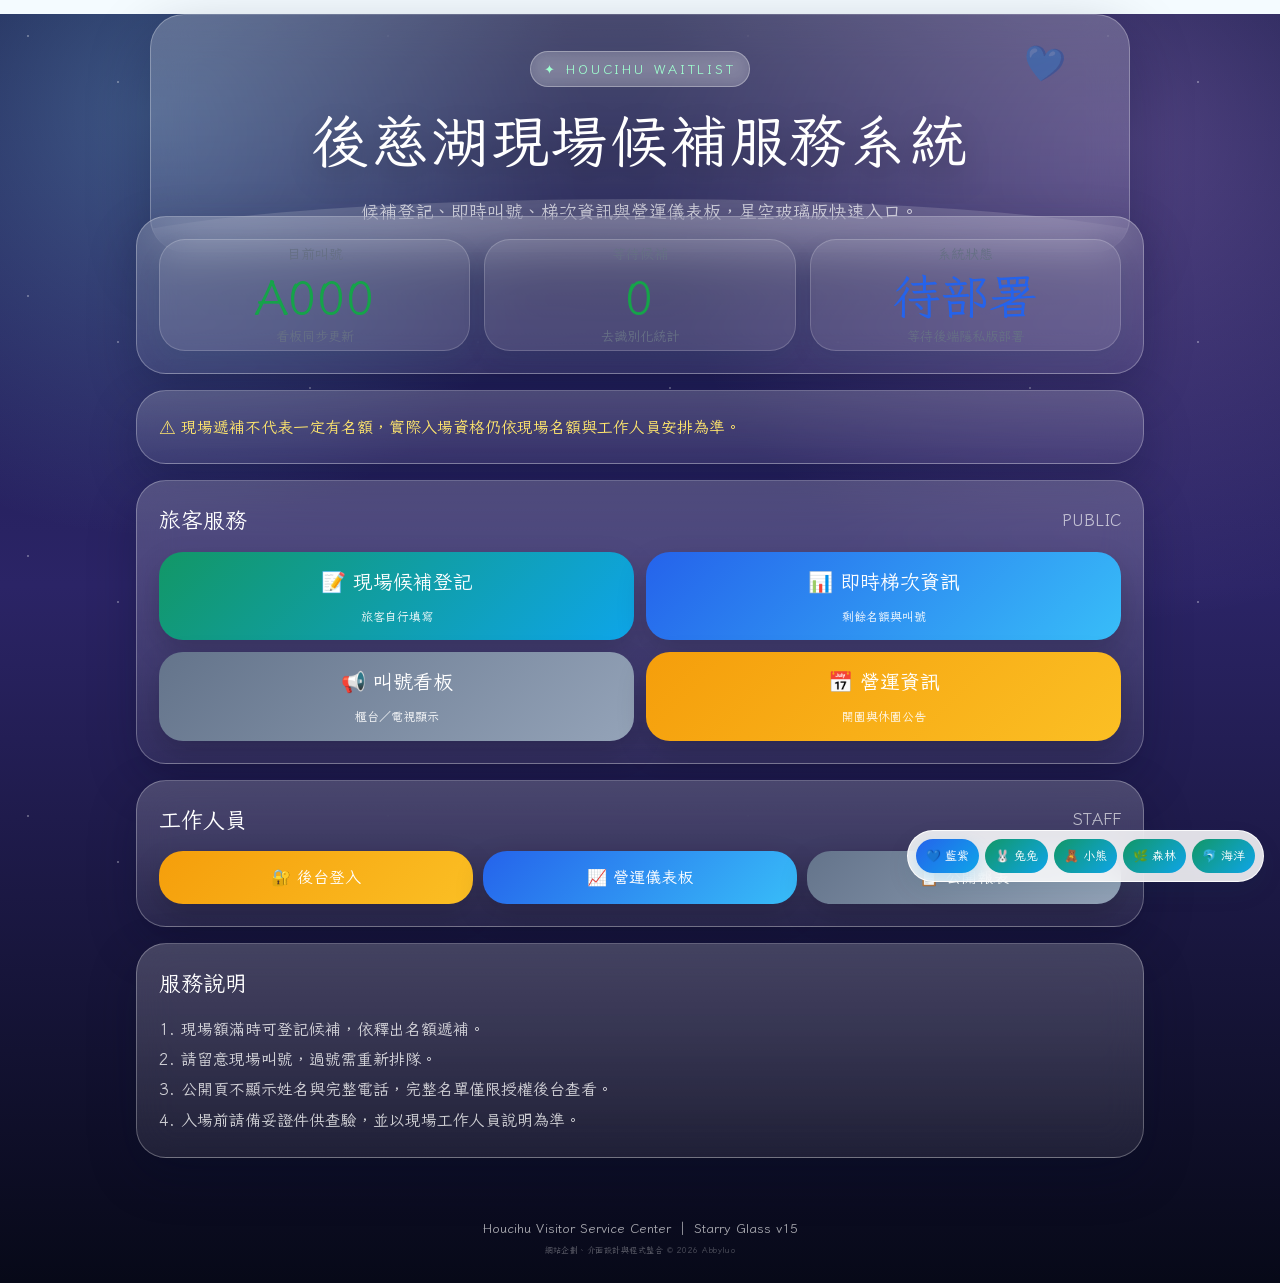
<file: index.html>
<!--
Houcihu Onsite Waitlist System
index.html v15 Starry Portal
Designed & Developed by Abbyluo
-->
<!DOCTYPE html>
<html lang="zh-Hant">
<head>
<meta charset="utf-8">
<meta name="viewport" content="width=device-width,initial-scale=1,viewport-fit=cover">
<meta name="theme-color" content="#171a4f">
<meta name="author" content="Abbyluo">
<meta name="copyright" content="網站企劃、介面設計與程式整合 © 2026 Abbyluo">
<title>後慈湖｜現場候補服務系統</title>
<link rel="stylesheet" href="theme.css?v=14">
<style>
:root{--starA:#8ed8ff;--starB:#d8a6ff;--glass:rgba(255,255,255,.16);--glassLine:rgba(255,255,255,.28)}
body{background:radial-gradient(circle at 12% 8%,rgba(142,216,255,.32),transparent 26%),radial-gradient(circle at 88% 10%,rgba(216,166,255,.28),transparent 30%),linear-gradient(180deg,#151847,#2b2466 45%,#070918)!important;color:#fff;overflow-x:hidden}body:before{content:"";position:fixed;inset:0;pointer-events:none;background-image:radial-gradient(1.2px 1.2px at 28px 36px,rgba(255,255,255,.95),transparent),radial-gradient(1.6px 1.6px at 118px 82px,rgba(255,255,255,.75),transparent),radial-gradient(1px 1px at 220px 58px,rgba(255,255,255,.7),transparent),radial-gradient(1.4px 1.4px at 310px 128px,rgba(255,255,255,.82),transparent);background-size:360px 260px;opacity:.75}.wrap,.home-hero,.footer{position:relative;z-index:1}.hero.home-hero{margin:14px auto 0;max-width:980px;border:1px solid var(--glassLine);background:linear-gradient(180deg,rgba(255,255,255,.22),rgba(255,255,255,.08));border-radius:34px;box-shadow:0 22px 62px rgba(5,10,38,.28);-webkit-backdrop-filter:blur(22px);backdrop-filter:blur(22px);text-align:center;padding:36px 16px 24px}.hero__kicker{letter-spacing:.22em;color:#9fffd0!important;font-weight:1000}.home-hero h1{font-size:clamp(34px,7vw,58px);margin:8px 0 4px;text-shadow:0 12px 30px rgba(0,0,0,.25)}.home-hero p{color:rgba(255,255,255,.78)!important;font-weight:850;line-height:1.8}.card{border:1px solid var(--glassLine)!important;background:linear-gradient(180deg,rgba(255,255,255,.20),rgba(255,255,255,.08))!important;border-radius:30px!important;box-shadow:0 18px 48px rgba(5,10,38,.26)!important;-webkit-backdrop-filter:blur(20px);backdrop-filter:blur(20px)}.home-kpi{display:grid;grid-template-columns:repeat(3,1fr);gap:14px}.home-kpi .kpi{border-radius:26px;background:rgba(255,255,255,.10);border:1px solid rgba(255,255,255,.18)}.quick-grid{display:grid;grid-template-columns:repeat(2,1fr);gap:12px}.sub-grid{display:grid;grid-template-columns:repeat(3,1fr);gap:10px}.btn{border-radius:24px!important;box-shadow:0 12px 30px rgba(0,0,0,.18)!important}.btn.big{min-height:88px}.section-title h2{color:#fff}.section-title span{color:rgba(255,255,255,.65)}.notice{color:#ffe66d;font-weight:950}.privacy-note{line-height:1.9;font-weight:850;color:rgba(255,255,255,.78)}.footer{color:rgba(255,255,255,.66)!important}@media(max-width:760px){.home-kpi,.quick-grid,.sub-grid{grid-template-columns:1fr}.home-hero{padding-top:28px;margin-top:8px}}
</style>
<style>
.creator-credit{font-size:8px;letter-spacing:.06em;opacity:.48}
</style>
<link rel="preconnect" href="https://fonts.googleapis.com">
<link rel="preconnect" href="https://fonts.gstatic.com" crossorigin>
<link href="https://fonts.googleapis.com/css2?family=Iansui&display=swap" rel="stylesheet">
<style id="iansui-font-override">
html,body,button,button *,input,select,textarea,option,a,label,
[role="button"],.btn,.button,.nav,.chip,.tab,.key,.card{
  font-family:"Iansui","Noto Sans TC","Microsoft JhengHei",sans-serif !important;
  font-synthesis:none !important;
}
</style>
</head>
<body>
<header class="hero home-hero">
  <div class="hero__kicker">HOUCIHU WAITLIST</div>
  <h1>後慈湖現場候補服務系統</h1>
  <p>候補登記、即時叫號、梯次資訊與營運儀表板，星空玻璃版快速入口。</p>
</header>
<main class="wrap">
  <section class="card home-kpi">
    <div class="kpi"><span>目前叫號</span><b id="quickNo" class="greenText">A000</b><small>看板同步更新</small></div>
    <div class="kpi"><span>等待候補</span><b id="waitCount" class="orangeText">0</b><small>去識別化統計</small></div>
    <div class="kpi"><span>系統狀態</span><b id="systemState" class="blueText">連線中</b><small id="syncTime">同步檢查</small></div>
  </section>
  <section class="card notice" style="margin-top:16px">⚠️ 現場遞補不代表一定有名額，實際入場資格仍依現場名額與工作人員安排為準。</section>
  <section class="card" style="margin-top:16px"><div class="section-title"><h2>旅客服務</h2><span>PUBLIC</span></div><div class="quick-grid"><a class="btn big" href="checkin.html">📝 現場候補登記<small>旅客自行填寫</small></a><a class="btn big blue" href="status.html">📊 即時梯次資訊<small>剩餘名額與叫號</small></a><a class="btn big gray" href="screen.html">📢 叫號看板<small>櫃台／電視顯示</small></a><a class="btn big orange" href="calendar.html">📅 營運資訊<small>開園與休園公告</small></a></div></section>
  <section class="card" style="margin-top:16px"><div class="section-title"><h2>工作人員</h2><span>STAFF</span></div><div class="sub-grid"><a class="btn block orange" href="admin-login.html">🔐 後台登入</a><a class="btn block blue" href="dashboard.html">📈 營運儀表板</a><a class="btn block gray" href="report.html">📋 公開報表</a></div></section>
  <section class="card" style="margin-top:16px"><div class="section-title"><h2>服務說明</h2></div><div class="privacy-note">1. 現場額滿時可登記候補，依釋出名額遞補。<br>2. 請留意現場叫號，過號需重新排隊。<br>3. 公開頁不顯示姓名與完整電話，完整名單僅限授權後台查看。<br>4. 入場前請備妥證件供查驗，並以現場工作人員說明為準。</div></section>
</main>
<footer class="footer">Houcihu Visitor Service Center ｜ Starry Glass v15<br><small class="creator-credit">網站企劃、介面設計與程式整合 © 2026 Abbyluo</small></footer>
<script src="sheets.js?v=14.6"></script>
<script>
async function refreshHome(){try{const data=await getPublicStatus();const current=data.currentNo||"A000";const waiting=Number(data.waitingCount||0);const no=document.getElementById("quickNo");if(no.innerText!==current){no.classList.remove("flash");void no.offsetWidth;no.classList.add("flash");}no.innerText=current;const count=document.getElementById("waitCount");count.innerText=waiting;count.className=waiting>=10?"redText":waiting>=5?"orangeText":"greenText";document.getElementById("systemState").innerText=data.ok?"ONLINE":"待部署";document.getElementById("syncTime").innerText=data.ok?"最後同步 "+formatLocalTime():"等待後端隱私版部署";}catch(error){console.warn(error);document.getElementById("systemState").innerText="離線";document.getElementById("syncTime").innerText="連線中斷，稍後重試";}}
refreshHome();autoSync(refreshHome,3000);
</script>
</body>
</html>
</file>
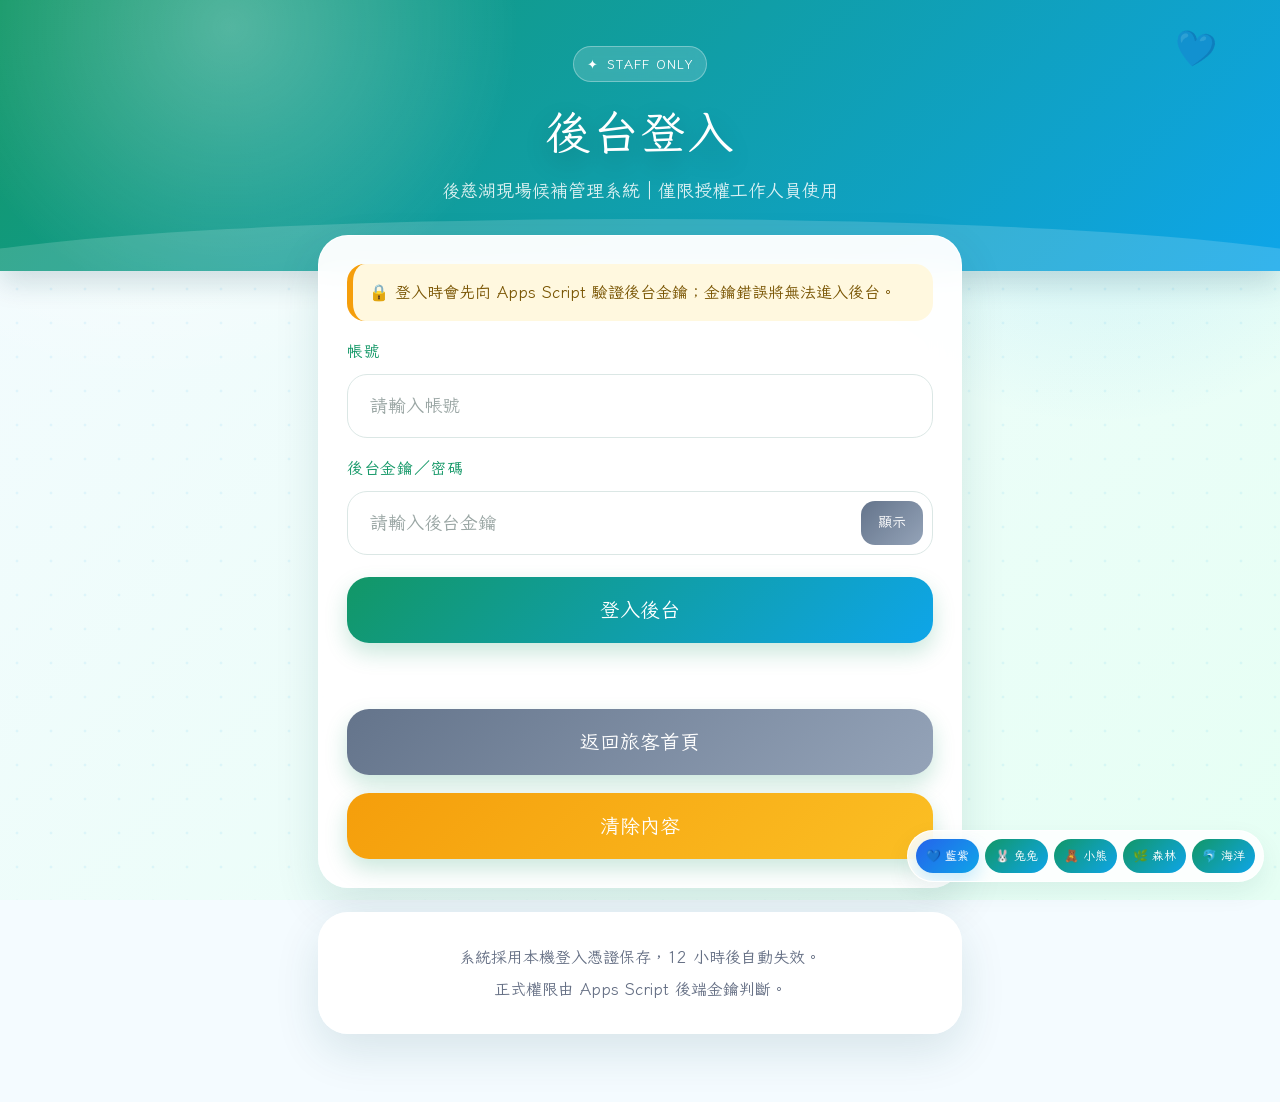
<file: admin-login.html>
<!--
Houcihu Onsite Waitlist System
admin-login.html v14.7 Mobile Spacing Fix
Designed & Developed by Abbyluo
-->
<!DOCTYPE html>
<html lang="zh-Hant">
<head>
<meta charset="utf-8">
<meta name="author" content="Abbyluo">
<meta name="copyright" content="網站企劃、介面設計與程式整合 © 2026 Abbyluo">
<meta name="viewport" content="width=device-width,initial-scale=1,viewport-fit=cover">
<meta name="theme-color" content="#155f34">
<title>後慈湖｜後台登入</title>
<link rel="stylesheet" href="theme.css?v=14">
<style>
  body{padding-bottom:calc(20px + env(safe-area-inset-bottom))}
  .wrap.narrow{padding-left:18px!important;padding-right:18px!important}
  .card{padding:28px!important;border-radius:30px!important}
  .card + .card{margin-top:24px!important}
  #loginForm{position:relative;z-index:3;display:flex;flex-direction:column;gap:18px}
  .field{margin:0!important}
  .field label{display:block;margin-bottom:10px!important;font-weight:950;letter-spacing:.04em}
  .field input{min-height:64px!important;border-radius:20px!important;font-size:18px!important;padding:0 22px!important}
  .password-wrap{position:relative}
  .password-wrap input{padding-right:90px!important}
  .password-wrap .showpass{
    position:absolute!important;
    right:10px!important;
    top:10px!important;
    width:auto!important;
    min-width:62px!important;
    max-width:72px!important;
    min-height:44px!important;
    padding:8px 12px!important;
    border-radius:14px!important;
    box-shadow:none!important;
    z-index:6!important;
    pointer-events:auto!important;
    display:inline-flex!important;
    align-items:center!important;
    justify-content:center!important;
  }
  #loginBtn{
    position:relative;
    z-index:5;
    pointer-events:auto;
    touch-action:manipulation;
    -webkit-user-select:none;
    user-select:none;
    min-height:66px!important;
    margin-top:4px!important;
    border-radius:22px!important;
    font-size:20px!important;
    font-weight:950!important;
  }
  #msg{margin:18px 0 20px!important;text-align:center;line-height:1.6!important;min-height:28px!important}
  .grid.two{
    display:grid!important;
    grid-template-columns:1fr!important;
    gap:18px!important;
    margin-top:20px!important;
  }
  .grid.two .btn,
  .grid.two button{
    width:100%!important;
    min-height:66px!important;
    margin:0!important;
    border-radius:22px!important;
    font-size:20px!important;
    font-weight:950!important;
    display:flex!important;
    align-items:center!important;
    justify-content:center!important;
    text-decoration:none!important;
  }
  .notice{line-height:1.8!important;border-radius:18px!important;padding:14px 16px!important}
  .compact{margin-top:24px!important}
  .compact .muted{font-size:16px!important;line-height:2!important}
  @media(max-width:560px){
    .hero{padding-bottom:78px!important}
    .wrap.narrow{margin-top:-52px!important;padding-left:14px!important;padding-right:14px!important}
    .card{padding:24px!important;border-radius:28px!important}
    .grid.two{gap:20px!important}
    #loginBtn,.grid.two .btn,.grid.two button{min-height:68px!important}
  }
</style>
<link rel="preconnect" href="https://fonts.googleapis.com">
<link rel="preconnect" href="https://fonts.gstatic.com" crossorigin>
<link href="https://fonts.googleapis.com/css2?family=Iansui&display=swap" rel="stylesheet">
<style id="iansui-font-override">
html,body,button,button *,input,select,textarea,option,a,label,
[role="button"],.btn,.button,.nav,.chip,.tab,.key,.card{
  font-family:"Iansui","Noto Sans TC","Microsoft JhengHei",sans-serif !important;
  font-synthesis:none !important;
}
</style>
</head>
<body>
<header class="hero"><div class="hero__kicker">STAFF ONLY</div><h1>後台登入</h1><p>後慈湖現場候補管理系統｜僅限授權工作人員使用</p></header>
<main class="wrap narrow">
  <section class="card">
    <div class="notice" style="margin-bottom:18px">🔒 登入時會先向 Apps Script 驗證後台金鑰；金鑰錯誤將無法進入後台。</div>
    <form id="loginForm" novalidate onsubmit="return handleLogin(event)">
      <div class="field"><label for="user">帳號</label><input type="text" id="user" placeholder="請輸入帳號" autocomplete="username" required></div>
      <div class="field"><label for="pass">後台金鑰／密碼</label><div class="password-wrap"><input type="password" id="pass" placeholder="請輸入後台金鑰" autocomplete="current-password" required><button type="button" class="smallbtn gray showpass" onclick="togglePass(event)">顯示</button></div></div>
      <button class="block" type="button" id="loginBtn" onclick="handleLogin(event)">登入後台</button>
    </form>
    <div id="msg" class="sub" style="font-weight:950"></div>
    <div class="grid two"><a class="btn block gray" href="visitor.html">返回旅客首頁</a><button type="button" class="block orange" onclick="clearBox()">清除內容</button></div>
  </section>
  <section class="card compact"><div class="muted" style="text-align:center;font-weight:800;line-height:1.8">系統採用本機登入憑證保存，12 小時後自動失效。<br>正式權限由 Apps Script 後端金鑰判斷。</div></section>
</main>
<script src="sheets.js?v=14.6"></script>
<script>
const form = document.getElementById("loginForm");
const msg = document.getElementById("msg");
const loginBtn = document.getElementById("loginBtn");
let loginBusy = false;

function resetLoginButton(){
  loginBusy = false;
  loginBtn.disabled = false;
  loginBtn.removeAttribute("disabled");
  loginBtn.innerText = "登入後台";
}

resetLoginButton();

(function autoCheck(){
  try{
    const raw = localStorage.getItem("houcihu_admin_token");
    if(!raw) return;
    const token = JSON.parse(raw);
    if(token.auth && Date.now() < token.expire && token.apiKey){ location.href = "admin.html"; }
  }catch(error){
    localStorage.removeItem("houcihu_admin_token");
    localStorage.removeItem("houcihu_admin_api_key");
  }
})();

function showMsg(text, color){ msg.innerText = text; msg.style.color = color; }
function createToken(apiKey){
  const now = Date.now();
  localStorage.setItem("houcihu_admin_token", JSON.stringify({ auth:true, time:now, expire:now + 12 * 60 * 60 * 1000, apiKey }));
  localStorage.setItem("houcihu_admin_api_key", apiKey);
  localStorage.setItem("houcihu_admin_login", "yes");
}
function clearToken(){
  localStorage.removeItem("houcihu_admin_token");
  localStorage.removeItem("houcihu_admin_api_key");
  localStorage.removeItem("houcihu_admin_login");
}
function togglePass(event){
  event.preventDefault();
  event.stopPropagation();
  const p = document.getElementById("pass");
  const btn = event.currentTarget;
  p.type = p.type === "password" ? "text" : "password";
  btn.innerText = p.type === "password" ? "顯示" : "隱藏";
}
function clearBox(){
  document.getElementById("user").value = "";
  document.getElementById("pass").value = "";
  showMsg("", "#647164");
  resetLoginButton();
}
async function verifyAdminKey(apiKey){
  const result = await apiGet({ mode:"queue", key:apiKey }, 0);
  return Array.isArray(result) && Array.isArray(result[0]) && result[0].includes("號碼") && result[0].includes("電話");
}

async function handleLogin(event){
  if(event){
    event.preventDefault();
    event.stopPropagation();
  }
  if(loginBusy) return false;

  const user = document.getElementById("user").value.trim();
  const pass = document.getElementById("pass").value.trim();
  if(!user || !pass){ showMsg("請輸入帳號與後台金鑰", "#cf2f2f"); return false; }

  clearToken();
  loginBusy = true;
  loginBtn.disabled = true;
  loginBtn.innerText = "驗證中...";
  showMsg("正在驗證後台金鑰...", "#647164");

  try{
    const ok = await verifyAdminKey(pass);
    if(!ok){
      showMsg("後台金鑰錯誤，無法進入後台", "#cf2f2f");
      resetLoginButton();
      return false;
    }
    createToken(pass);
    showMsg("驗證成功，跳轉中...", "#155f34");
    loginBtn.innerText = "登入成功";
    setTimeout(function(){ location.href = "admin.html"; }, 350);
  }catch(error){
    console.warn(error);
    showMsg("驗證失敗，請確認網路或 Apps Script 部署狀態", "#cf2f2f");
    resetLoginButton();
  }
  return false;
}

form.addEventListener("submit", handleLogin);
loginBtn.addEventListener("click", handleLogin);
document.getElementById("pass").addEventListener("keydown", function(event){
  if(event.key === "Enter") handleLogin(event);
});
</script>
</body>
</html>
</file>
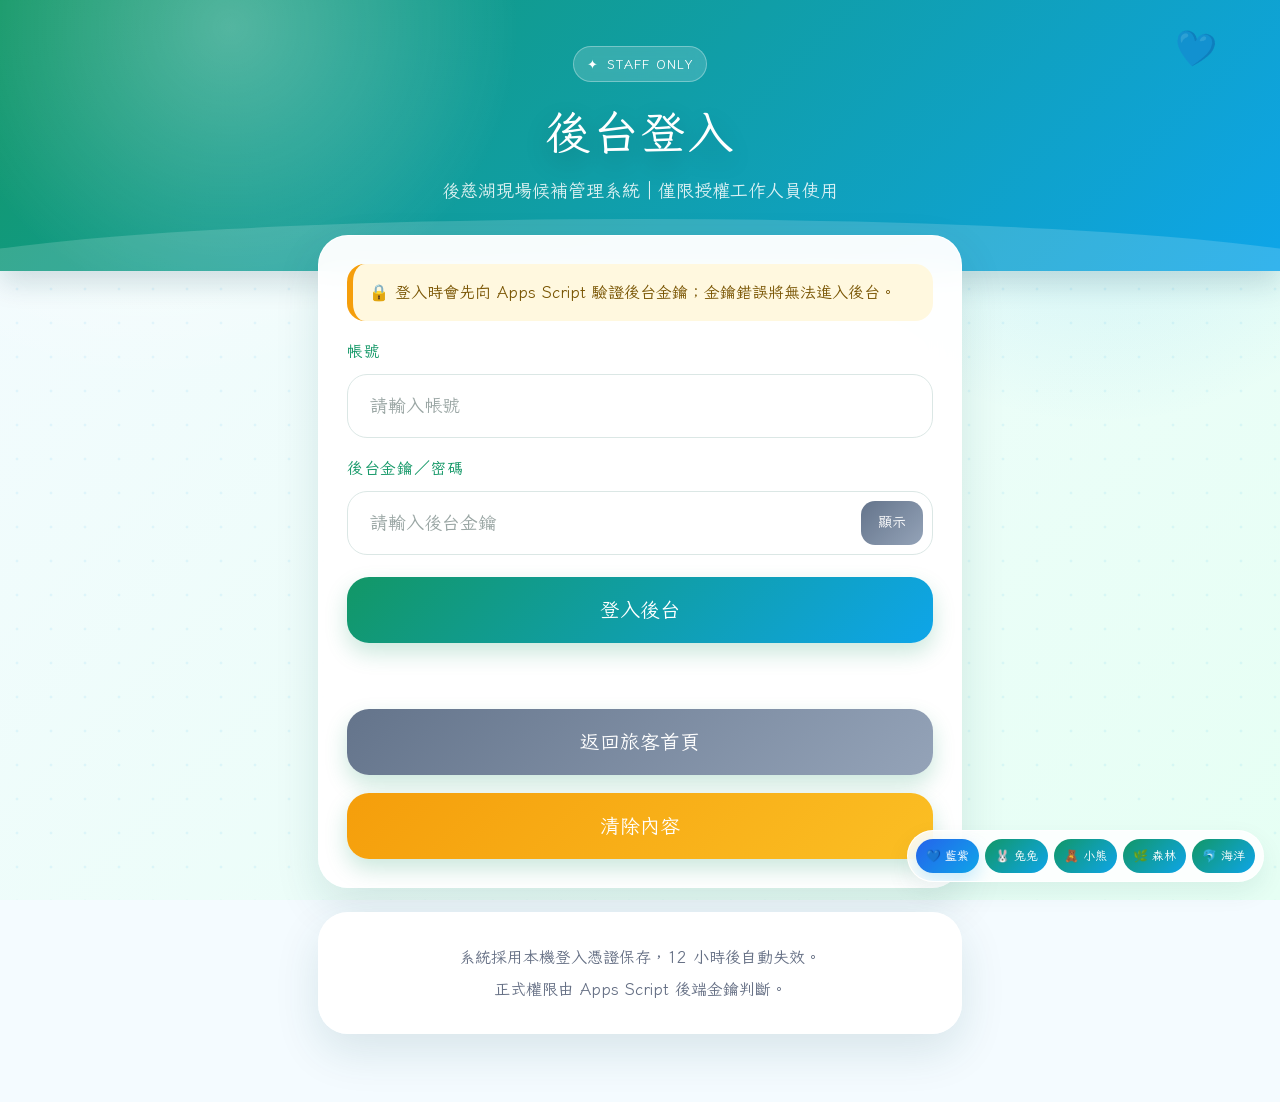
<file: admin.html>
<!--
Houcihu Onsite Waitlist System
admin.html v14.4 Analytics Dashboard
Designed & Developed by Abbyluo
-->
<!DOCTYPE html>
<html lang="zh-Hant">
<head>
<meta charset="utf-8">
<meta name="author" content="Abbyluo">
<meta name="copyright" content="網站企劃、介面設計與程式整合 © 2026 Abbyluo">
<meta name="viewport" content="width=device-width,initial-scale=1,viewport-fit=cover">
<meta name="theme-color" content="#0ea5e9">
<title>後慈湖｜管理後台</title>
<link rel="stylesheet" href="theme.css?v=16">
<style>
.analytics-grid{display:grid;grid-template-columns:1fr 1fr;gap:16px;margin-top:16px}.analytics-box{background:#f7fbf8;border-radius:18px;padding:16px;border:1px solid #e2ebe3}.analytics-box h3{margin:0 0 10px;color:#129766}.rank-list{display:grid;gap:10px}.rank-item{display:grid;grid-template-columns:auto 1fr auto;gap:10px;align-items:center;font-weight:850}.rank-bar{height:12px;border-radius:99px;background:#dfeee4;overflow:hidden}.rank-fill{height:100%;background:#129766;border-radius:99px}.rate-big{font-size:clamp(42px,7vw,76px);font-weight:950;color:#129766;line-height:1}.rate-sub{font-weight:850;color:#666;margin-top:8px;line-height:1.6}@media(max-width:900px){.analytics-grid{grid-template-columns:1fr}}
</style>
<link rel="preconnect" href="https://fonts.googleapis.com">
<link rel="preconnect" href="https://fonts.gstatic.com" crossorigin>
<link href="https://fonts.googleapis.com/css2?family=Iansui&display=swap" rel="stylesheet">
<style id="iansui-font-override">
html,body,button,button *,input,select,textarea,option,a,label,
[role="button"],.btn,.button,.nav,.chip,.tab,.key,.card{
  font-family:"Iansui","Noto Sans TC","Microsoft JhengHei",sans-serif !important;
  font-synthesis:none !important;
}
</style>
</head>
<body>
<script>
(function guard(){
  try{
    const raw = localStorage.getItem("houcihu_admin_token");
    const token = raw ? JSON.parse(raw) : null;
    if(!token || !token.auth || !token.apiKey || Date.now() >= token.expire){
      localStorage.removeItem("houcihu_admin_token");
      localStorage.removeItem("houcihu_admin_api_key");
      location.href = "admin-login.html";
    }
  }catch(error){ location.href = "admin-login.html"; }
})();
</script>
<div class="side-layout">
  <aside class="sidebar"><div class="brand">後慈湖後台<small>v14.4 Analytics｜現場營運中心</small></div><nav class="menu"><a href="#overview">總覽</a><a href="#analytics">營運分析</a><a href="#queue">候補名單</a><a href="#sessions">梯次補位</a><a href="mobile.html">手機版</a><a href="screen.html">叫號看板</a><a href="#" onclick="logout();return false;">登出</a></nav></aside>
  <main class="main" id="overview">
    <section class="card"><div class="topbar"><div><h1>管理後台</h1><p class="muted" id="syncTime">資料同步中</p></div><div class="searchbox"><input id="searchBox" placeholder="搜尋姓名／電話／號碼／梯次"></div></div></section>
    <section class="grid four"><div class="card kpi"><span>今日總候補</span><b id="kpiTotal" class="greenText">0</b><small>含所有狀態</small></div><div class="card kpi"><span>目前候補</span><b id="kpiActive" class="orangeText">0</b><small>等待中＋已叫號</small></div><div class="card kpi"><span>等待中</span><b id="kpiWaiting" class="orangeText">0</b><small>可叫號</small></div><div class="card kpi"><span>已到場</span><b id="kpiDone" class="greenText">0</b><small>完成報到</small></div></section>
    <section class="card" id="analytics"><div class="section-title"><h2>營運分析</h2><span class="muted">候補統計／梯次排行榜／報到率</span></div><div class="analytics-grid"><div class="analytics-box"><h3>梯次候補排行榜</h3><div id="slotRanking" class="rank-list"><div class="muted">讀取中...</div></div></div><div class="analytics-box"><h3>現場報到率</h3><div class="rate-big" id="checkinRate">0%</div><div class="rate-sub" id="checkinRateText">已到場 0 人／已處理 0 人</div><div class="rate-sub" id="queueSummary">目前候補 0 人</div></div></div></section>
    <section class="card notice">⚠️ 按「下一號叫號」會將第一筆等待中旅客改為已叫號，並同步扣除該梯次名額。姓名與電話僅限後台授權人員查看。</section>
    <section class="card"><div class="sub">目前叫號</div><div class="big-number" id="currentNo">A000</div><div class="grid auto" style="margin-top:18px"><button class="big" data-lock="true" onclick="callNextAndReload()">📢 下一號叫號<small>同步雲端與看板</small></button><button class="big orange" onclick="voiceCall()">🔊 語音重播<small>重播目前號碼</small></button><button class="big blue" onclick="loadAdmin()">🔄 立即刷新<small>重新抓取資料</small></button><a class="btn big gray" href="screen.html">🖥 開啟看板<small>給旅客觀看</small></a><button class="big blue" onclick="exportCSV()">⬇️ 下載報表<small>CSV 名單</small></button><button class="big red" data-lock="true" onclick="clearToday()">🗑 清空名單<small>請謹慎使用</small></button></div></section>
    <section class="card" id="sessions"><div class="section-title"><h2>梯次快速補位</h2><span class="muted">優先補同梯次，其次補可接受其他梯次者</span></div><div class="grid auto" id="sessionGrid"><div class="muted">讀取梯次中...</div></div></section>
    <section class="card" id="queue"><div class="section-title"><h2>候補名單</h2><span class="muted">叫號／到場／取消皆會同步雲端</span></div><div class="table-wrap"><table><thead><tr><th>列</th><th>號碼</th><th>姓名</th><th>電話</th><th>人數</th><th>梯次／意願</th><th>狀態</th><th>操作</th></tr></thead><tbody id="tbody"><tr><td colspan="8">載入中...</td></tr></tbody></table></div></section>
    <section class="card" id="sessionTableCard"><div class="section-title"><h2>梯次資料</h2></div><div class="table-wrap"><table><thead><tr><th>梯次</th><th>狀態</th><th>剩餘名額</th><th>操作</th></tr></thead><tbody id="sessionBody"><tr><td colspan="4">載入中...</td></tr></tbody></table></div></section>
    <div class="footer">Designed & Developed by Abbyluo ｜ Houcihu Official Build v14.4</div>
  </main>
</div>
<script src="sheets.js?v=15"></script>
<script src="script.js?v=14.4"></script>
<script src="script-hotfix.js?v=14.2"></script>
</body>
</html>
</file>
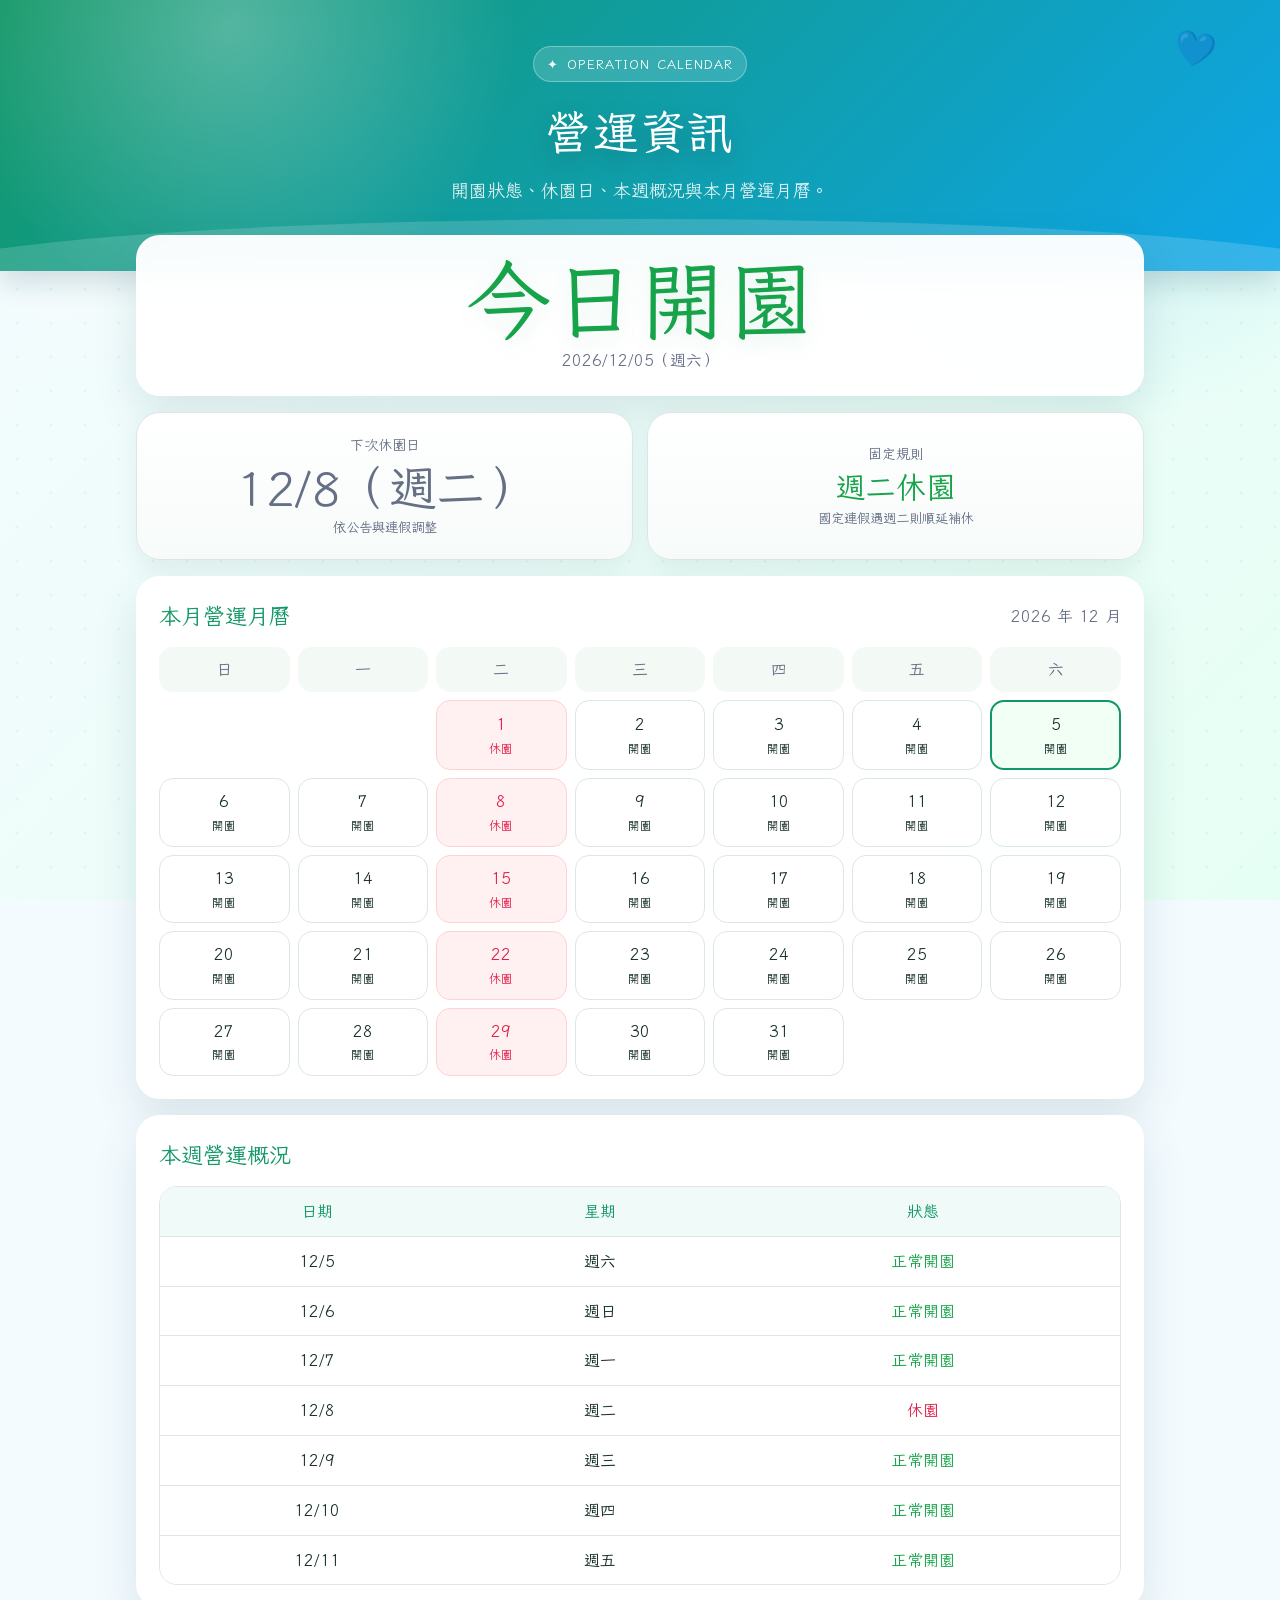
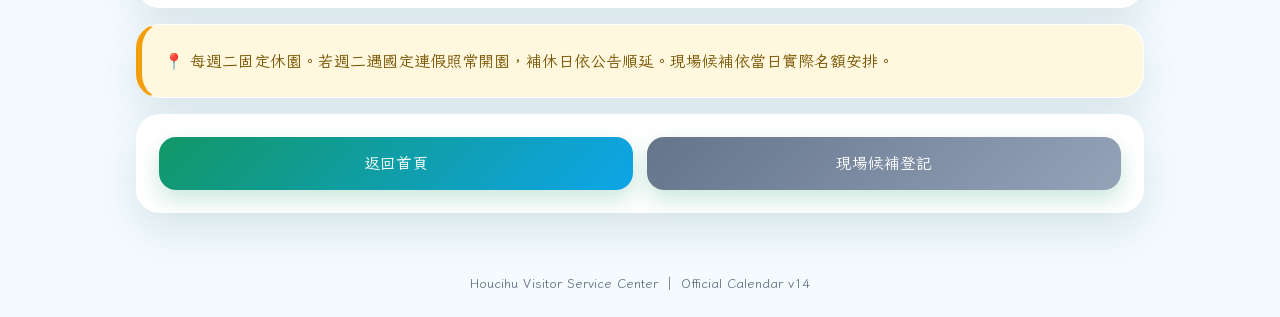
<file: calendar.html>
<!--
Houcihu Onsite Waitlist System
calendar.html v14 Field Pro
Designed & Developed by Abbyluo
-->
<!DOCTYPE html>
<html lang="zh-Hant">
<head>
<meta charset="utf-8">
<meta name="author" content="Abbyluo">
<meta name="copyright" content="網站企劃、介面設計與程式整合 © 2026 Abbyluo">
<meta name="viewport" content="width=device-width,initial-scale=1,viewport-fit=cover">
<meta name="theme-color" content="#155f34">
<title>後慈湖｜營運資訊</title>
<link rel="stylesheet" href="theme.css?v=14">
<link rel="preconnect" href="https://fonts.googleapis.com">
<link rel="preconnect" href="https://fonts.gstatic.com" crossorigin>
<link href="https://fonts.googleapis.com/css2?family=Iansui&display=swap" rel="stylesheet">
<style id="iansui-font-override">
html,body,button,button *,input,select,textarea,option,a,label,
[role="button"],.btn,.button,.nav,.chip,.tab,.key,.card{
  font-family:"Iansui","Noto Sans TC","Microsoft JhengHei",sans-serif !important;
  font-synthesis:none !important;
}
</style>
</head>
<body>
<header class="hero">
  <div class="hero__kicker">OPERATION CALENDAR</div>
  <h1>營運資訊</h1>
  <p>開園狀態、休園日、本週概況與本月營運月曆。</p>
</header>

<main class="wrap">
  <section class="card">
    <div class="big-number" id="todayStatus" style="font-size:clamp(42px,9vw,86px)">讀取中</div>
    <div class="sub" id="todayDate">今日狀態</div>
  </section>

  <section class="grid two">
    <div class="card kpi">
      <span>下次休園日</span>
      <b id="nextClose" class="grayText">讀取中</b>
      <small>依公告與連假調整</small>
    </div>
    <div class="card kpi">
      <span>固定規則</span>
      <b class="greenText" style="font-size:30px">週二休園</b>
      <small>國定連假遇週二則順延補休</small>
    </div>
  </section>

  <section class="card">
    <div class="section-title">
      <h2>本月營運月曆</h2>
      <span class="muted" id="monthName"></span>
    </div>
    <div class="calendar" id="calendarBox"></div>
  </section>

  <section class="card">
    <div class="section-title"><h2>本週營運概況</h2></div>
    <div class="table-wrap">
      <table>
        <thead><tr><th>日期</th><th>星期</th><th>狀態</th></tr></thead>
        <tbody id="weekTable"></tbody>
      </table>
    </div>
  </section>

  <section class="card notice">
    📍 每週二固定休園。若週二遇國定連假照常開園，補休日依公告順延。現場候補依當日實際名額安排。
  </section>

  <section class="card">
    <div class="grid two">
      <a class="btn block" href="visitor.html">返回首頁</a>
      <a class="btn block gray" href="checkin.html">現場候補登記</a>
    </div>
  </section>
</main>

<footer class="footer">Houcihu Visitor Service Center ｜ Official Calendar v14</footer>
<script>
const holidayDates = [
  "2026/01/27",
  "2026/01/28",
  "2026/02/24"
];
const dayNames = ["日","一","二","三","四","五","六"];
function formatDate(d){
  const y = d.getFullYear();
  const m = String(d.getMonth()+1).padStart(2,"0");
  const day = String(d.getDate()).padStart(2,"0");
  return `${y}/${m}/${day}`;
}
function shortDate(d){ return `${d.getMonth()+1}/${d.getDate()}`; }
function isHolidayClose(d){
  const day = d.getDay();
  const dateStr = formatDate(d);
  if(day === 2 && !holidayDates.includes(dateStr)) return true;
  if(day === 3){
    const tue = new Date(d);
    tue.setDate(d.getDate()-1);
    if(holidayDates.includes(formatDate(tue)) && !holidayDates.includes(dateStr)) return true;
  }
  if(day === 4){
    const tue = new Date(d);
    tue.setDate(d.getDate()-2);
    const wed = new Date(d);
    wed.setDate(d.getDate()-1);
    if(holidayDates.includes(formatDate(tue)) && holidayDates.includes(formatDate(wed))) return true;
  }
  return false;
}
function getNextClose(){
  for(let i = 0; i < 90; i++){
    const d = new Date();
    d.setDate(d.getDate()+i);
    if(isHolidayClose(d)) return d;
  }
  return null;
}
function renderMonth(){
  const now = new Date();
  const y = now.getFullYear();
  const m = now.getMonth();
  document.getElementById("monthName").innerText = `${y} 年 ${m+1} 月`;
  const box = document.getElementById("calendarBox");
  let html = dayNames.map(name => `<div class="dayname">${name}</div>`).join("");
  const first = new Date(y,m,1).getDay();
  const last = new Date(y,m+1,0).getDate();
  for(let i = 0; i < first; i++) html += `<div></div>`;
  for(let d = 1; d <= last; d++){
    const date = new Date(y,m,d);
    const closed = isHolidayClose(date);
    const today = d === now.getDate() && m === now.getMonth() && y === now.getFullYear();
    html += `<div class="day ${today ? "today" : ""} ${closed ? "close" : ""}"><div>${d}</div><div class="note">${closed ? "休園" : "開園"}</div></div>`;
  }
  box.innerHTML = html;
}
function renderWeek(){
  const now = new Date();
  let html = "";
  for(let i = 0; i < 7; i++){
    const d = new Date();
    d.setDate(now.getDate()+i);
    const closed = isHolidayClose(d);
    html += `<tr><td>${shortDate(d)}</td><td>週${dayNames[d.getDay()]}</td><td class="${closed ? "redText" : "greenText"}"><b>${closed ? "休園" : "正常開園"}</b></td></tr>`;
  }
  document.getElementById("weekTable").innerHTML = html;
}
function render(){
  const now = new Date();
  const closed = isHolidayClose(now);
  document.getElementById("todayStatus").innerHTML = closed ? `<span class="redText">今日休園</span>` : `<span class="greenText">今日開園</span>`;
  document.getElementById("todayDate").innerText = `${formatDate(now)}（週${dayNames[now.getDay()]}）`;
  const next = getNextClose();
  document.getElementById("nextClose").innerText = next ? `${shortDate(next)}（週${dayNames[next.getDay()]}）` : "暫無資料";
  renderMonth();
  renderWeek();
}
render();
</script>
</body>
</html>
</file>
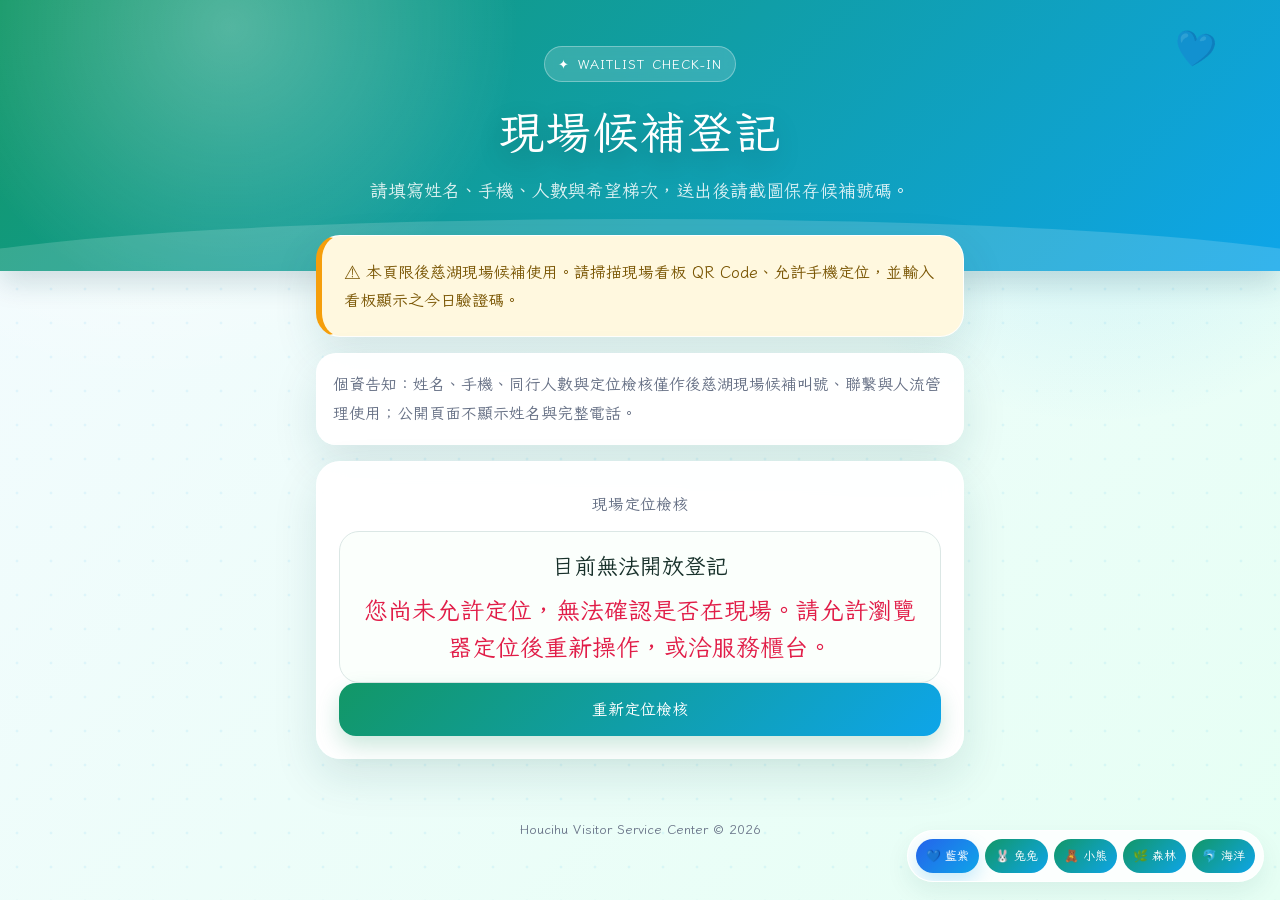
<file: checkin.html>
<!--
Houcihu Onsite Waitlist System
checkin.html v14.7 GPS + Onsite Verification Code
Designed & Developed by Abbyluo
-->
<!DOCTYPE html>
<html lang="zh-Hant">
<head>
<meta charset="utf-8">
<meta name="author" content="Abbyluo">
<meta name="copyright" content="網站企劃、介面設計與程式整合 © 2026 Abbyluo">
<meta name="viewport" content="width=device-width,initial-scale=1,viewport-fit=cover">
<meta name="theme-color" content="#155f34">
<title>後慈湖｜現場候補登記</title>
<link rel="stylesheet" href="theme.css?v=14">
<link rel="preconnect" href="https://fonts.googleapis.com">
<link rel="preconnect" href="https://fonts.gstatic.com" crossorigin>
<link href="https://fonts.googleapis.com/css2?family=Iansui&display=swap" rel="stylesheet">
<style id="iansui-font-override">
html,body,button,button *,input,select,textarea,option,a,label,
[role="button"],.btn,.button,.nav,.chip,.tab,.key,.card{
  font-family:"Iansui","Noto Sans TC","Microsoft JhengHei",sans-serif !important;
  font-synthesis:none !important;
}
</style>
</head>
<body>
<header class="hero"><div class="hero__kicker">WAITLIST CHECK-IN</div><h1>現場候補登記</h1><p>請填寫姓名、手機、人數與希望梯次，送出後請截圖保存候補號碼。</p></header>
<main class="wrap narrow">
  <section class="card notice">⚠️ 本頁限後慈湖現場候補使用。請掃描現場看板 QR Code、允許手機定位，並輸入看板顯示之今日驗證碼。</section>
  <section class="card compact"><div class="muted" style="line-height:1.8;font-weight:750">個資告知：姓名、手機、同行人數與定位檢核僅作後慈湖現場候補叫號、聯繫與人流管理使用；公開頁面不顯示姓名與完整電話。</div></section>
  <section class="card" id="locationBox">
    <div class="sub">現場定位檢核</div>
    <div class="slot-card" style="margin-top:14px"><h3 id="locationTitle">確認是否在後慈湖現場</h3><div class="state grayText" id="locationState">請允許定位，系統將確認您是否位於現場可登記範圍內。</div></div>
    <button class="block" type="button" id="locationBtn" onclick="verifyOnsiteLocation()">開始定位檢核</button>
  </section>
  <section class="card" id="formBox" style="display:none">
    <form id="waitForm" novalidate>
      <div class="field"><label for="name">姓名</label><input type="text" id="name" placeholder="請輸入姓名" autocomplete="name" required></div>
      <div class="field"><label for="phone">手機號碼</label><input type="tel" id="phone" placeholder="例如：0912345678" inputmode="numeric" autocomplete="tel" maxlength="10" required></div>
      <div class="field"><label for="siteCode">現場驗證碼</label><input type="tel" id="siteCode" placeholder="請輸入看板上的4位數驗證碼" inputmode="numeric" maxlength="4" required></div>
      <div class="field"><label for="people">同行人數</label><select id="people"><option value="1">1 人</option><option value="2">2 人</option><option value="3">3 人</option><option value="4">4 人</option><option value="5">5 人</option><option value="6">6 人</option><option value="7">7 人</option><option value="8">8 人</option><option value="9">9 人</option><option value="10+">10 人以上，請洽櫃台</option></select></div>
      <div class="field"><label for="slot">希望梯次</label><select id="slot"></select></div>
      <div class="slot-card" id="slotInfo" style="margin-top:14px"><h3>讀取梯次中</h3><div class="state grayText">請稍候</div></div>
      <div class="choice-box"><strong class="greenText">候補安排意願</strong><label><input type="radio" name="flex" value="接受其他梯次" checked><span>若原梯次額滿，可接受安排其他相近梯次。</span></label><label><input type="radio" name="flex" value="僅原梯次"><span>僅接受原選梯次候補。</span></label></div>
      <button class="block" type="submit" id="submitBtn" data-lock="true">確認送出登記</button>
    </form>
  </section>
  <section class="card" id="successBox" style="display:none"><div class="sub">登記成功｜您的候補號碼</div><div class="big-number" id="ticketNo">A000</div><div class="card compact" style="box-shadow:none;background:#f7fbf8"><b>請截圖保存畫面</b><br>請留意現場看板叫號；叫號後請盡速至櫃台，過號需重新排隊。</div><p class="muted" id="timeText" style="text-align:center;font-weight:800"></p><div class="grid two"><a class="btn block" href="status.html">查看叫號與梯次</a><a class="btn block gray" href="visitor.html">返回首頁</a></div></section>
</main>
<footer class="footer">Houcihu Visitor Service Center © 2026</footer>
<script src="sheets.js?v=14.3"></script>
<script>
let sessionRows = [];
let onsiteVerified = false;

const TARGET_LAT = 24.8406;
const TARGET_LNG = 121.2993;
const ALLOW_DISTANCE_METERS = 700;

const SESSION_CUTOFF_TIMES = {
  1: "09:00",
  2: "09:30",
  3: "10:30",
  4: "11:30",
  5: "12:30",
  6: "13:30",
  7: "13:30",
  8: "13:30"
};

function getTodayCode(){
  const now = new Date();
  const y = now.getFullYear();
  const m = now.getMonth() + 1;
  const d = now.getDate();
  const seed = y * 10000 + m * 100 + d;
  return String(((seed * 37 + 520) % 9000) + 1000);
}
function setSubmitState(disabled, text){ const btn = document.getElementById("submitBtn"); btn.disabled = disabled; btn.innerText = text; }
function cleanPhone(value){ return String(value || "").replace(/\D/g, ""); }
function cleanCode(value){ return String(value || "").replace(/\D/g, "").slice(0, 4); }
function getSlotNo(value){ return String(value || "").replace(/[^0-9]/g, ""); }
function toRad(value){ return value * Math.PI / 180; }
function getDistanceMeters(lat1, lng1, lat2, lng2){
  const earth = 6371000;
  const dLat = toRad(lat2 - lat1);
  const dLng = toRad(lng2 - lng1);
  const a = Math.sin(dLat / 2) ** 2 + Math.cos(toRad(lat1)) * Math.cos(toRad(lat2)) * Math.sin(dLng / 2) ** 2;
  return earth * 2 * Math.atan2(Math.sqrt(a), Math.sqrt(1 - a));
}
function setLocationMessage(title, html, cls = "grayText"){
  document.getElementById("locationTitle").innerText = title;
  document.getElementById("locationState").className = "state " + cls;
  document.getElementById("locationState").innerHTML = html;
}
function allowCheckin(){
  onsiteVerified = true;
  document.getElementById("locationBox").style.display = "none";
  document.getElementById("formBox").style.display = "block";
  loadSlots();
}
function blockCheckin(message){
  onsiteVerified = false;
  document.getElementById("formBox").style.display = "none";
  setLocationMessage("目前無法開放登記", message, "redText");
  document.getElementById("locationBtn").innerText = "重新定位檢核";
  document.getElementById("locationBtn").disabled = false;
}
function verifyOnsiteLocation(){
  const btn = document.getElementById("locationBtn");
  btn.disabled = true;
  btn.innerText = "定位確認中...";
  setLocationMessage("定位確認中", "請稍候，正在確認您是否位於後慈湖現場範圍內。", "grayText");

  if(!navigator.geolocation){
    blockCheckin("此手機或瀏覽器不支援定位，請洽現場服務人員協助候補登記。");
    return;
  }

  navigator.geolocation.getCurrentPosition(function(pos){
    const lat = pos.coords.latitude;
    const lng = pos.coords.longitude;
    const accuracy = Math.round(pos.coords.accuracy || 0);
    const distance = Math.round(getDistanceMeters(lat, lng, TARGET_LAT, TARGET_LNG));

    if(distance <= ALLOW_DISTANCE_METERS || accuracy > 600){
      setLocationMessage("定位通過", `已確認位於現場範圍內，可進行候補登記。<br>定位距離：約 ${distance} 公尺｜誤差：約 ${accuracy} 公尺`, "greenText");
      allowCheckin();
    }else{
      blockCheckin(`此候補系統限後慈湖現場使用。<br>目前定位距離約 ${distance} 公尺，超過可登記範圍 ${ALLOW_DISTANCE_METERS} 公尺。<br>若您已在現場，請開啟手機定位高精準度後重新檢核，或洽服務櫃台。`);
    }
  }, function(error){
    const msg = error.code === 1 ? "您尚未允許定位，無法確認是否在現場。請允許瀏覽器定位後重新操作，或洽服務櫃台。" : "定位失敗，請確認手機定位功能已開啟，並在現場重新檢核。";
    blockCheckin(msg);
  }, { enableHighAccuracy: true, timeout: 12000, maximumAge: 0 });
}
function getSessionCutoff(no){
  const time = SESSION_CUTOFF_TIMES[Number(no)];
  if(!time) return null;
  const [hour, minute] = time.split(":").map(Number);
  const cutoff = new Date();
  cutoff.setHours(hour, minute, 0, 0);
  return cutoff;
}
function isSessionClosed(no){
  const cutoff = getSessionCutoff(no);
  if(!cutoff) return true;
  return new Date() >= cutoff;
}
function getCutoffText(no){
  const cutoff = getSessionCutoff(no);
  if(!cutoff) return "";
  return cutoff.toLocaleTimeString("zh-TW", { hour: "2-digit", minute: "2-digit", hour12: false });
}
function isSelectableSession(row){ return isOpenFlag(row[1]) && !isSessionClosed(row[0]); }
function renderSlotInfo(){
  const val = document.getElementById("slot").value; const no = getSlotNo(val); const box = document.getElementById("slotInfo"); const row = sessionRows.find(r => String(r[0]) === no);
  if(!row){ box.innerHTML = `<h3>尚無可選梯次</h3><div class="state redText">已截止或已結束之梯次不可登記，請洽現場工作人員。</div>`; return; }
  if(isSessionClosed(no)){ box.innerHTML = `<h3>第 ${no} 梯</h3><div class="state redText">此梯次已超過 ${getCutoffText(no)} 截止時間，不能再登記。</div>`; setSubmitState(true, "此梯次已截止"); return; }
  const cap = Number(row[2] || 0);
  setSubmitState(false, "確認送出登記");
  if(cap <= 0) box.innerHTML = `<h3>第 ${no} 梯</h3><div class="state redText">目前額滿，登記後等待遞補｜${getCutoffText(no)} 截止</div>`;
  else if(cap <= 3) box.innerHTML = `<h3>第 ${no} 梯</h3><div class="state orangeText">剩餘名額極少：${cap} 位｜${getCutoffText(no)} 截止</div>`;
  else box.innerHTML = `<h3>第 ${no} 梯</h3><div class="state greenText">目前尚有名額：${cap} 位｜${getCutoffText(no)} 截止</div>`;
}
async function loadSlots(){
  const select = document.getElementById("slot");
  try{
    const rows = await getSessions(); sessionRows = rows.slice(1).filter(isSelectableSession);
    if(!sessionRows.length){ select.innerHTML = `<option value="">今日可登記梯次已截止</option>`; setSubmitState(true, "今日可登記梯次已截止"); renderSlotInfo(); return; }
    select.innerHTML = sessionRows.map(row => { const no = row[0]; const cap = Number(row[2] || 0); const cutoff = getCutoffText(no); const text = cap <= 0 ? `第 ${no} 梯（額滿候補｜${cutoff} 截止）` : `第 ${no} 梯（餘 ${cap} 位｜${cutoff} 截止）`; return `<option value="第${no}梯">${text}</option>`; }).join("");
    setSubmitState(false, "確認送出登記"); renderSlotInfo();
  }catch(error){ console.warn(error); select.innerHTML = `<option value="">梯次讀取失敗</option>`; setSubmitState(true, "梯次讀取失敗"); }
}
document.getElementById("slot").addEventListener("change", renderSlotInfo);
document.getElementById("phone").addEventListener("input", function(){ this.value = cleanPhone(this.value).slice(0, 10); });
document.getElementById("siteCode").addEventListener("input", function(){ this.value = cleanCode(this.value); });
document.getElementById("waitForm").addEventListener("submit", async function(event){
  event.preventDefault(); setSubmitState(true, "送出中...");
  const name = document.getElementById("name").value.trim(); const phone = cleanPhone(document.getElementById("phone").value); const siteCode = cleanCode(document.getElementById("siteCode").value); const people = document.getElementById("people").value; const slot = document.getElementById("slot").value; const slotNo = getSlotNo(slot); const flex = document.querySelector('input[name="flex"]:checked').value;
  if(!onsiteVerified){ alert("此候補系統限後慈湖現場使用，請先完成定位檢核。"); setSubmitState(false, "確認送出登記"); return; }
  if(!name){ alert("請輸入姓名"); setSubmitState(false, "確認送出登記"); return; }
  if(!/^09\d{8}$/.test(phone)){ alert("請輸入正確手機號碼，例如：0912345678"); setSubmitState(false, "確認送出登記"); return; }
  if(siteCode !== getTodayCode()){ alert("現場驗證碼錯誤，請查看現場看板上的4位數驗證碼。"); setSubmitState(false, "確認送出登記"); return; }
  if(people.includes("+")){ alert("10 人以上同行，請由現場服務人員協助安排。"); setSubmitState(false, "確認送出登記"); return; }
  if(!slot){ alert("目前沒有可登記梯次，請洽現場工作人員。"); setSubmitState(false, "確認送出登記"); return; }
  if(isSessionClosed(slotNo)){ alert(`此梯次已超過 ${getCutoffText(slotNo)} 截止時間，不能再候補登記，請選擇下一梯次或洽現場工作人員。`); await loadSlots(); return; }
  try{
    const result = await addQueue("", name, phone, people, `${slot}｜${flex}`);
    if(!isSuccess(result)){ alert(result?.message === "today duplicate" ? "此手機今日已登記候補名單，請勿重複登記。" : "系統忙碌中，請稍後再試。"); setSubmitState(false, "確認送出登記"); return; }
    const finalNo = result?.number || "A000";
    document.getElementById("formBox").style.display = "none"; document.getElementById("locationBox").style.display = "none"; document.getElementById("successBox").style.display = "block"; document.getElementById("ticketNo").innerText = finalNo; document.getElementById("timeText").innerText = "登記時間：" + new Date().toLocaleString("zh-TW"); window.scrollTo({top:0,behavior:"smooth"});
  }catch(error){ console.warn(error); alert("連線不穩，請稍後再試或洽櫃台。"); setSubmitState(false, "確認送出登記"); }
});
verifyOnsiteLocation();
</script>
</body>
</html>
</file>
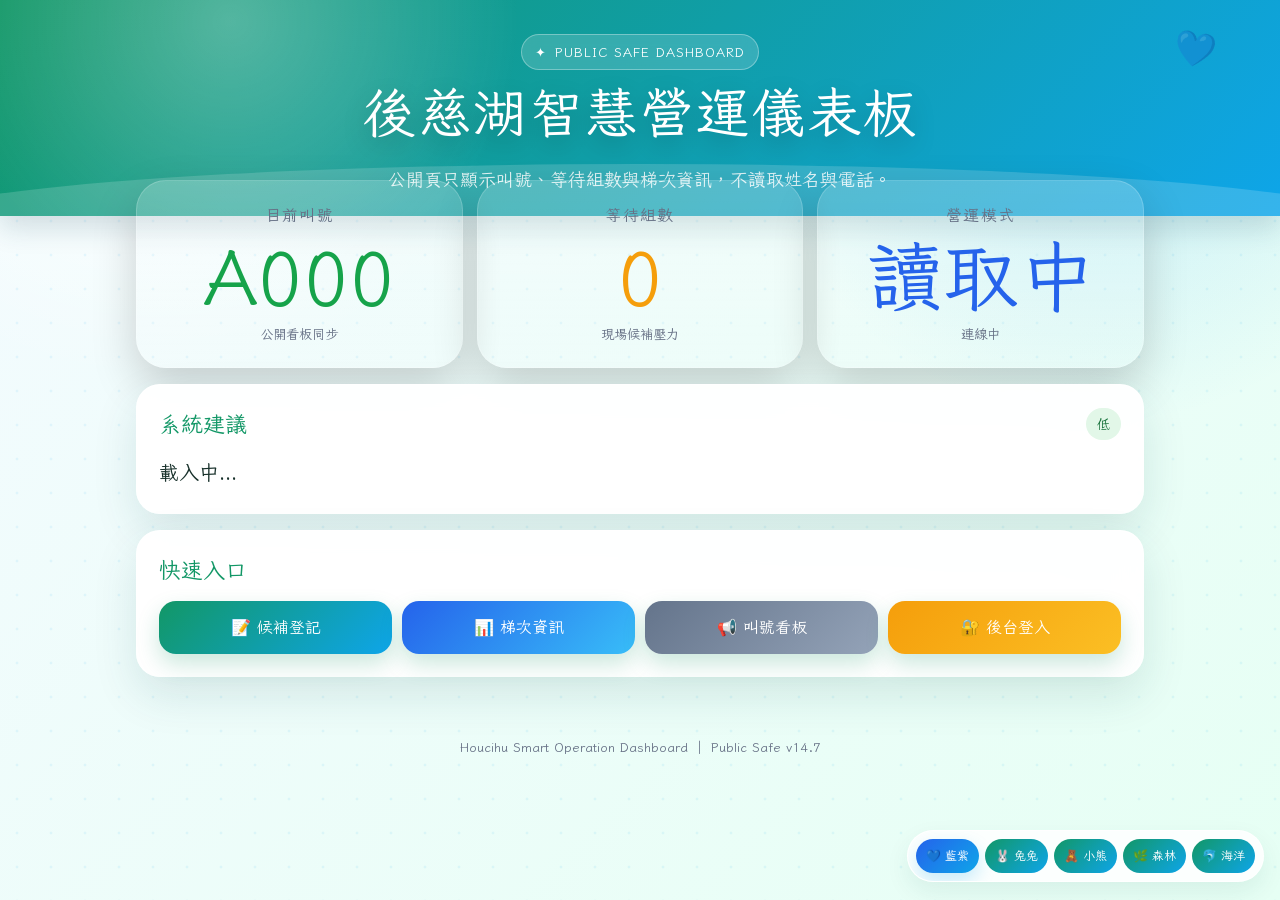
<file: dashboard.html>
<!--
Houcihu Onsite Waitlist System
Dashboard v14.7 Public Safe
Designed & Developed by Abbyluo
-->
<!DOCTYPE html>
<html lang="zh-Hant">
<head>
<meta charset="utf-8">
<meta name="author" content="Abbyluo">
<meta name="copyright" content="網站企劃、介面設計與程式整合 © 2026 Abbyluo">
<meta name="viewport" content="width=device-width,initial-scale=1,viewport-fit=cover">
<meta name="theme-color" content="#155f34">
<title>後慈湖｜智慧營運儀表板</title>
<link rel="stylesheet" href="theme.css?v=14">
<style>
.dashboard-hero{padding:34px 16px 22px;text-align:center}.dashboard-hero h1{font-size:clamp(32px,7vw,54px);margin:0}.dashboard-hero p{color:rgba(255,255,255,.72);font-weight:800;line-height:1.7}.safe-grid{display:grid;grid-template-columns:repeat(3,1fr);gap:14px}.safe-card{border-radius:30px;padding:22px;background:linear-gradient(180deg,rgba(255,255,255,.16),rgba(255,255,255,.08));border:1px solid rgba(255,255,255,.18);box-shadow:0 18px 45px rgba(0,0,0,.18);text-align:center}.safe-card span{display:block;color:var(--muted);font-weight:900;letter-spacing:.08em}.safe-card b{display:block;margin-top:10px;font-size:clamp(36px,8vw,76px);line-height:1}.safe-card small{display:block;margin-top:10px;color:var(--muted);font-weight:800}.advice{font-size:20px;line-height:1.8;font-weight:900}.subnav{display:grid;grid-template-columns:repeat(4,1fr);gap:10px}@media(max-width:760px){.safe-grid,.subnav{grid-template-columns:1fr}.safe-card{padding:18px}.advice{font-size:17px}}
</style>
<link rel="preconnect" href="https://fonts.googleapis.com">
<link rel="preconnect" href="https://fonts.gstatic.com" crossorigin>
<link href="https://fonts.googleapis.com/css2?family=Iansui&display=swap" rel="stylesheet">
<style id="iansui-font-override">
html,body,button,button *,input,select,textarea,option,a,label,
[role="button"],.btn,.button,.nav,.chip,.tab,.key,.card{
  font-family:"Iansui","Noto Sans TC","Microsoft JhengHei",sans-serif !important;
  font-synthesis:none !important;
}
</style>
</head>
<body>
<header class="hero dashboard-hero"><div class="hero__kicker">PUBLIC SAFE DASHBOARD</div><h1>後慈湖智慧營運儀表板</h1><p>公開頁只顯示叫號、等待組數與梯次資訊，不讀取姓名與電話。</p></header>
<main class="wrap">
  <section class="safe-grid">
    <div class="safe-card"><span>目前叫號</span><b id="currentNo" class="greenText">A000</b><small>公開看板同步</small></div>
    <div class="safe-card"><span>等待組數</span><b id="waitingCount" class="orangeText">0</b><small>現場候補壓力</small></div>
    <div class="safe-card"><span>營運模式</span><b id="modeText" class="blueText">讀取中</b><small id="syncTime">連線中</small></div>
  </section>

  <section class="card" style="margin-top:16px">
    <div class="section-title"><h2>系統建議</h2><span id="levelText" class="badge open">低</span></div>
    <div class="advice" id="actionText">載入中...</div>
  </section>

  <section class="card" style="margin-top:16px">
    <div class="section-title"><h2>快速入口</h2></div>
    <div class="subnav">
      <a class="btn block" href="checkin.html">📝 候補登記</a>
      <a class="btn block blue" href="status.html">📊 梯次資訊</a>
      <a class="btn block gray" href="screen.html">📢 叫號看板</a>
      <a class="btn block orange" href="admin-login.html">🔐 後台登入</a>
    </div>
  </section>
</main>
<footer class="footer">Houcihu Smart Operation Dashboard ｜ Public Safe v14.7</footer>
<script src="sheets.js?v=14.6"></script>
<script>
async function loadDashboard(){
  try{
    const data = await getPublicStatus();
    const waiting = Number(data.waitingCount || 0);
    const current = data.currentNo || "A000";
    document.getElementById("currentNo").innerText = current;
    document.getElementById("waitingCount").innerText = waiting;
    let mode="順暢";
    let level="低";
    let action="現場狀況穩定，可維持目前叫號節奏。";
    if(waiting >= 5){ mode="繁忙"; level="中"; action="候補量增加，建議工作人員加快確認報到與補位。"; }
    if(waiting >= 10){ mode="尖峰"; level="高"; action="候補壓力偏高，建議主管即時確認梯次名額與人力支援。"; }
    document.getElementById("modeText").innerText = mode;
    document.getElementById("levelText").innerText = level;
    document.getElementById("levelText").className = waiting >= 10 ? "badge closed" : waiting >= 5 ? "badge called" : "badge open";
    document.getElementById("actionText").innerText = action;
    document.getElementById("syncTime").innerText = data.ok ? "最後同步 " + formatLocalTime() : "等待後端部署";
  }catch(e){
    console.warn(e);
    document.getElementById("syncTime").innerText = "連線中斷";
  }
}
loadDashboard();
autoSync(loadDashboard,5000);
</script>
</body>
</html>
</file>
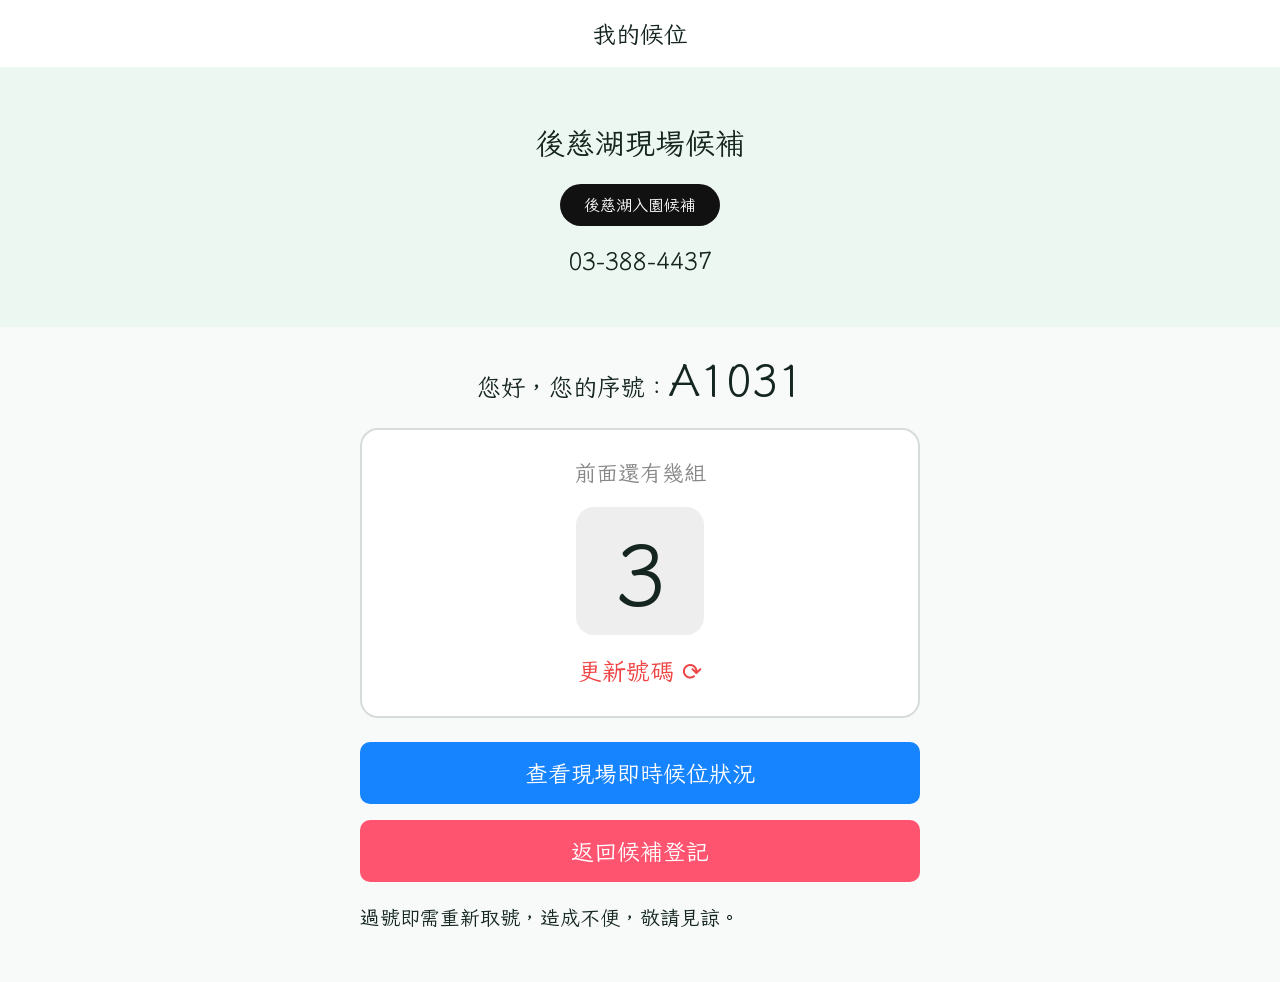
<file: demo.html>
<!DOCTYPE html><html lang="zh-Hant"><head><meta charset="UTF-8">
<meta name="author" content="Abbyluo">
<meta name="copyright" content="網站企劃、介面設計與程式整合 © 2026 Abbyluo"><meta name="viewport" content="width=device-width,initial-scale=1"><title>後慈湖候位測試</title><style>body{margin:0;font-family:-apple-system,BlinkMacSystemFont,'Noto Sans TC',sans-serif;background:#f7faf8;color:#15251f}.top{text-align:center;padding:20px;font-size:24px;font-weight:900;background:white}.hero{text-align:center;padding:34px 20px;background:#edf7f1}h1{font-size:30px}.pill{display:inline-block;background:#111;color:white;border-radius:999px;padding:12px 24px;font-weight:900}.wrap{padding:28px 18px;max-width:560px;margin:auto}.num{text-align:center;font-size:24px;font-weight:900}.num b{font-size:44px}.card{margin:24px 0;padding:30px 18px;border:2px solid #d6ddd9;border-radius:18px;text-align:center;background:white}.label{font-size:22px;color:#888;font-weight:900}.big{margin:22px auto;width:128px;height:128px;border-radius:18px;display:grid;place-items:center;background:#eee;font-size:86px;font-weight:900}.red{color:#ef4444;font-size:24px;font-weight:900}.btn{display:block;padding:18px;margin:16px 0;border-radius:10px;color:white;text-align:center;text-decoration:none;font-size:23px;font-weight:900}.blue{background:#1683ff}.pink{background:#ff5470}.note{font-size:20px;font-weight:800;line-height:1.6}</style><link rel="preconnect" href="https://fonts.googleapis.com">
<link rel="preconnect" href="https://fonts.gstatic.com" crossorigin>
<link href="https://fonts.googleapis.com/css2?family=Iansui&display=swap" rel="stylesheet">
<style id="iansui-font-override">
html,body,button,button *,input,select,textarea,option,a,label,
[role="button"],.btn,.button,.nav,.chip,.tab,.key,.card{
  font-family:"Iansui","Noto Sans TC","Microsoft JhengHei",sans-serif !important;
  font-synthesis:none !important;
}
</style>
</head><body><div class="top">我的候位</div><section class="hero"><h1>後慈湖現場候補</h1><div class="pill">後慈湖入園候補</div><h2>03-388-4437</h2></section><main class="wrap"><div class="num">您好，您的序號：<b>A1031</b></div><div class="card"><div class="label">前面還有幾組</div><div class="big">3</div><div class="red">更新號碼 ⟳</div></div><a class="btn blue" href="#">查看現場即時候位狀況</a><a class="btn pink" href="./">返回候補登記</a><p class="note">過號即需重新取號，造成不便，敬請見諒。</p></main></body></html>
</file>
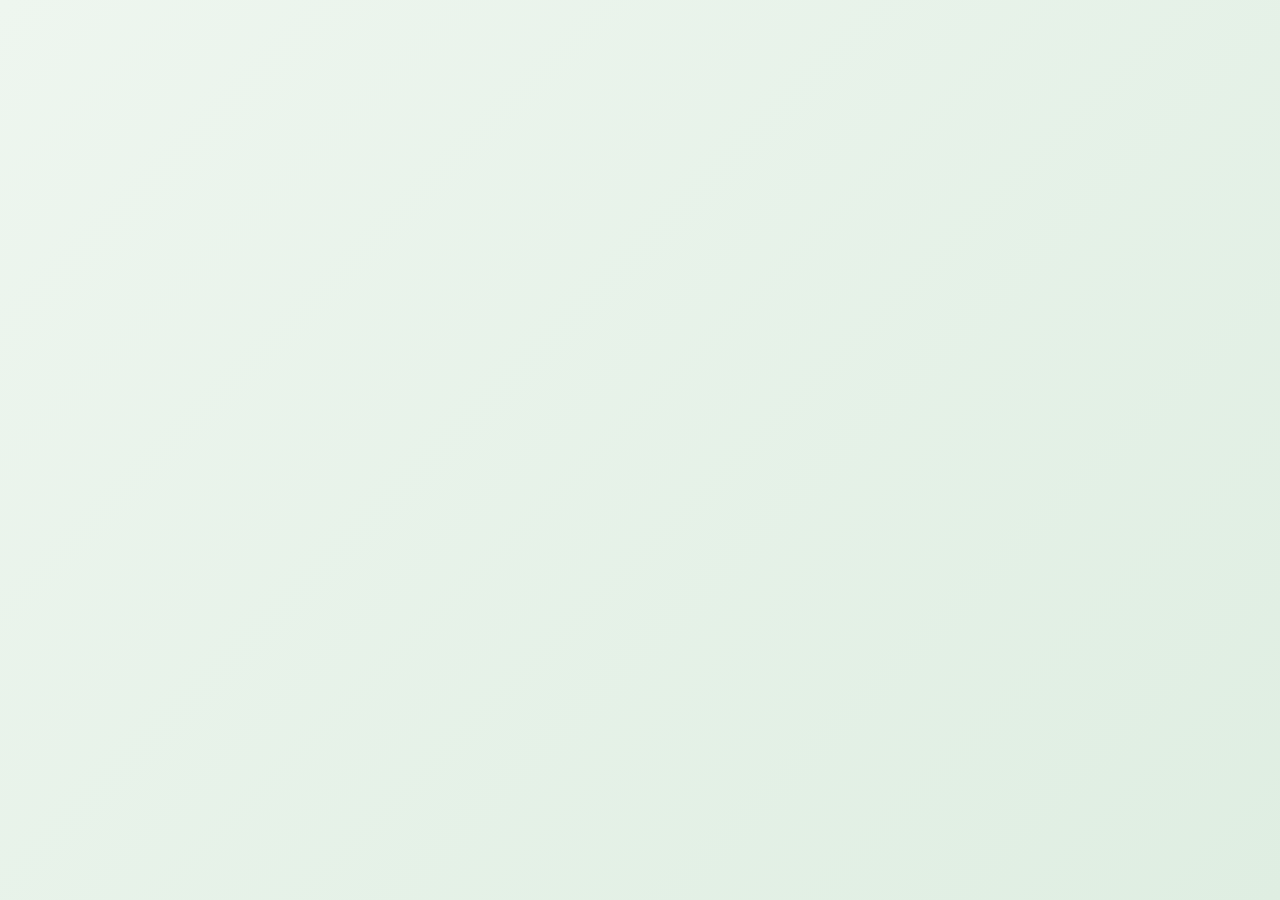
<file: login.html>
<!--
Houcihu Onsite Waitlist System
Designed & Developed by Abbyluo
2026 Official Build
-->

<!DOCTYPE html>
<html lang="zh-Hant">
<head>
<meta charset="utf-8">
<meta name="author" content="Abbyluo">
<meta name="copyright" content="網站企劃、介面設計與程式整合 © 2026 Abbyluo">
<meta name="viewport" content="width=device-width,initial-scale=1">
<meta name="generator" content="Houcihu Admin Login">
<title>登入</title>
<link rel="stylesheet" href="style.css">

<style>
body{
margin:0;
font
</file>
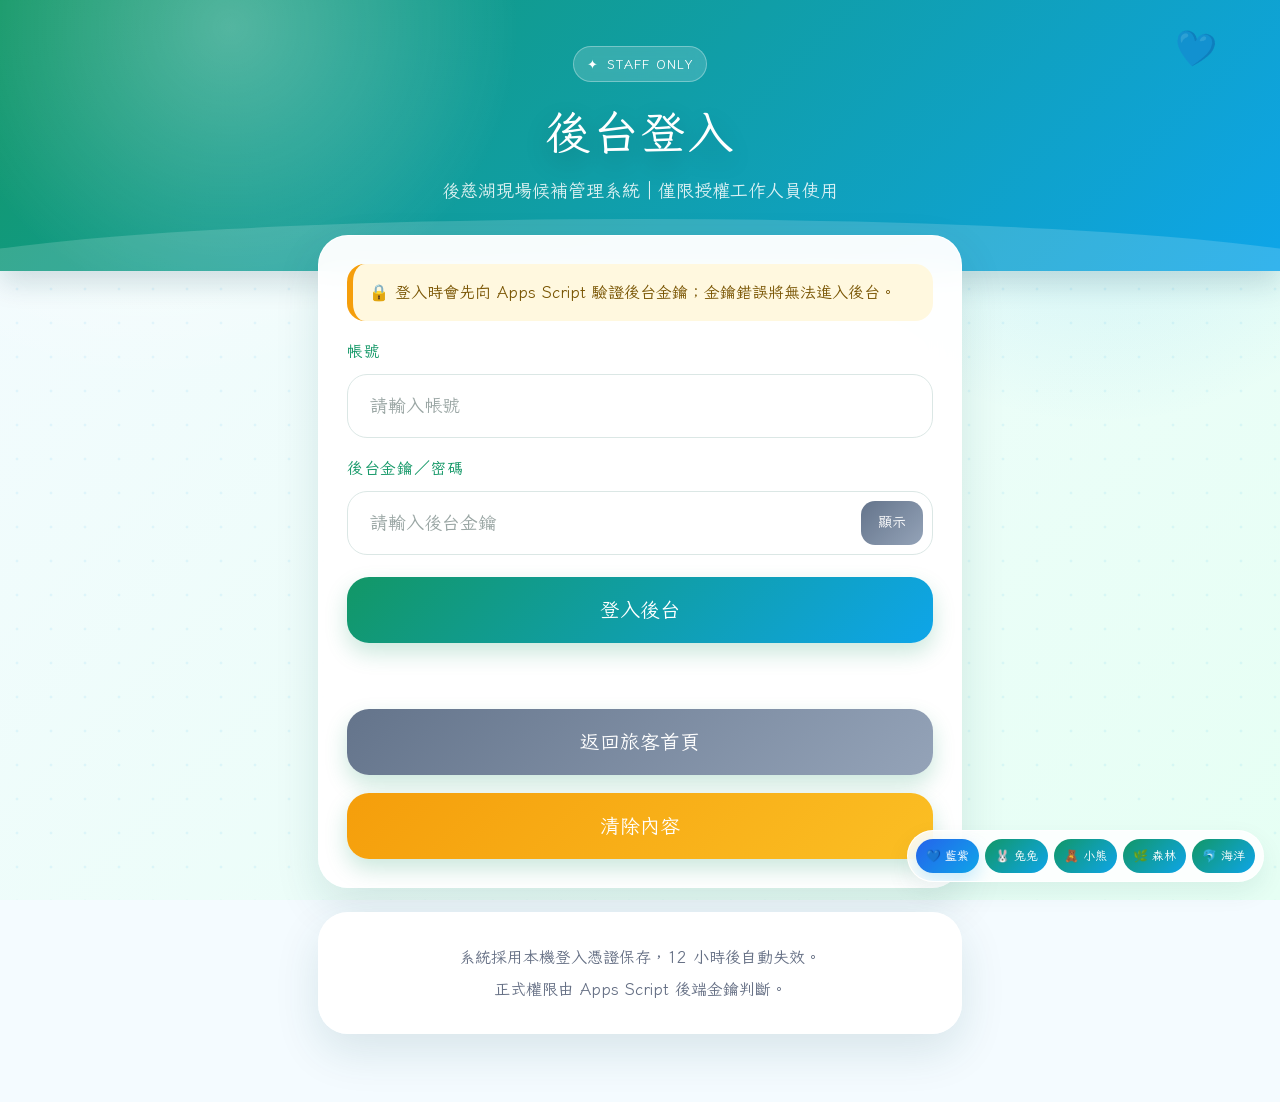
<file: mobile.html>
<!--
Houcihu Onsite Waitlist System
mobile.html v14.4 Vibration Test
Designed & Developed by Abbyluo
-->
<!DOCTYPE html>
<html lang="zh-Hant">
<head>
<meta charset="utf-8">
<meta name="author" content="Abbyluo">
<meta name="copyright" content="網站企劃、介面設計與程式整合 © 2026 Abbyluo">
<meta name="viewport" content="width=device-width,initial-scale=1,viewport-fit=cover">
<meta name="theme-color" content="#155f34">
<title>後慈湖｜手機管理</title>
<link rel="stylesheet" href="theme.css?v=14">
<link rel="preconnect" href="https://fonts.googleapis.com">
<link rel="preconnect" href="https://fonts.gstatic.com" crossorigin>
<link href="https://fonts.googleapis.com/css2?family=Iansui&display=swap" rel="stylesheet">
<style id="iansui-font-override">
html,body,button,button *,input,select,textarea,option,a,label,
[role="button"],.btn,.button,.nav,.chip,.tab,.key,.card{
  font-family:"Iansui","Noto Sans TC","Microsoft JhengHei",sans-serif !important;
  font-synthesis:none !important;
}
</style>
</head>
<body>
<script>
(function guard(){
  try{
    const raw = localStorage.getItem("houcihu_admin_token");
    const token = raw ? JSON.parse(raw) : null;
    if(!token || !token.auth || !token.apiKey || Date.now() >= token.expire){
      localStorage.removeItem("houcihu_admin_token");
      localStorage.removeItem("houcihu_admin_api_key");
      location.href = "admin-login.html";
    }
  }catch(error){ location.href = "admin-login.html"; }
})();

function testVibrate(){
  if(navigator.vibrate){
    navigator.vibrate([300,100,300]);
    alert('已發送震動指令');
  }else{
    alert('此裝置或瀏覽器不支援震動功能');
  }
}
</script>
<header class="hero"><div class="hero__kicker">MOBILE STAFF</div><h1>手機現場管理</h1><p>一手操作：叫號、到場、取消、刷新、開啟完整後台。</p></header>
<main class="wrap narrow">
  <section class="card notice">⚡ 手機版專為櫃台與現場移動作業設計。姓名與電話僅限授權後台顯示。</section>
  <section class="card"><div class="sub">目前叫號</div><div class="big-number" id="mobileCurrentNo">A000</div><div class="sub" id="syncTime">資料同步中</div></section>
  <section class="card"><div class="grid two"><button class="btn big" data-lock="true" onclick="callNextAndReload();navigator.vibrate?.([500,200,500]);">📢 下一號叫號<small>同步看板</small></button><button class="btn big blue" onclick="loadAdmin()">🔄 刷新<small>重新讀取</small></button><a class="btn big gray" href="admin.html">🖥 完整後台<small>表格與報表</small></a><a class="btn big orange" href="screen.html">📺 看板<small>給旅客看</small></a><button class="btn big orange" onclick="testVibrate()">📳 震動提醒<small>測試手機震動</small></button><button class="btn big red" data-lock="true" onclick="clearToday()">🗑 清空名單<small>謹慎使用</small></button></div></section>
  <section class="card"><div class="section-title"><h2>候補名單</h2><span class="muted">只顯示等待／已叫號</span></div><div class="mobile-list" id="listBox">載入中...</div></section>
</main>
<footer class="footer">Houcihu Mobile Console v14.4</footer>
<script src="sheets.js?v=14.3"></script>
<script src="script.js?v=14.3"></script>
</body>
</html>
</file>
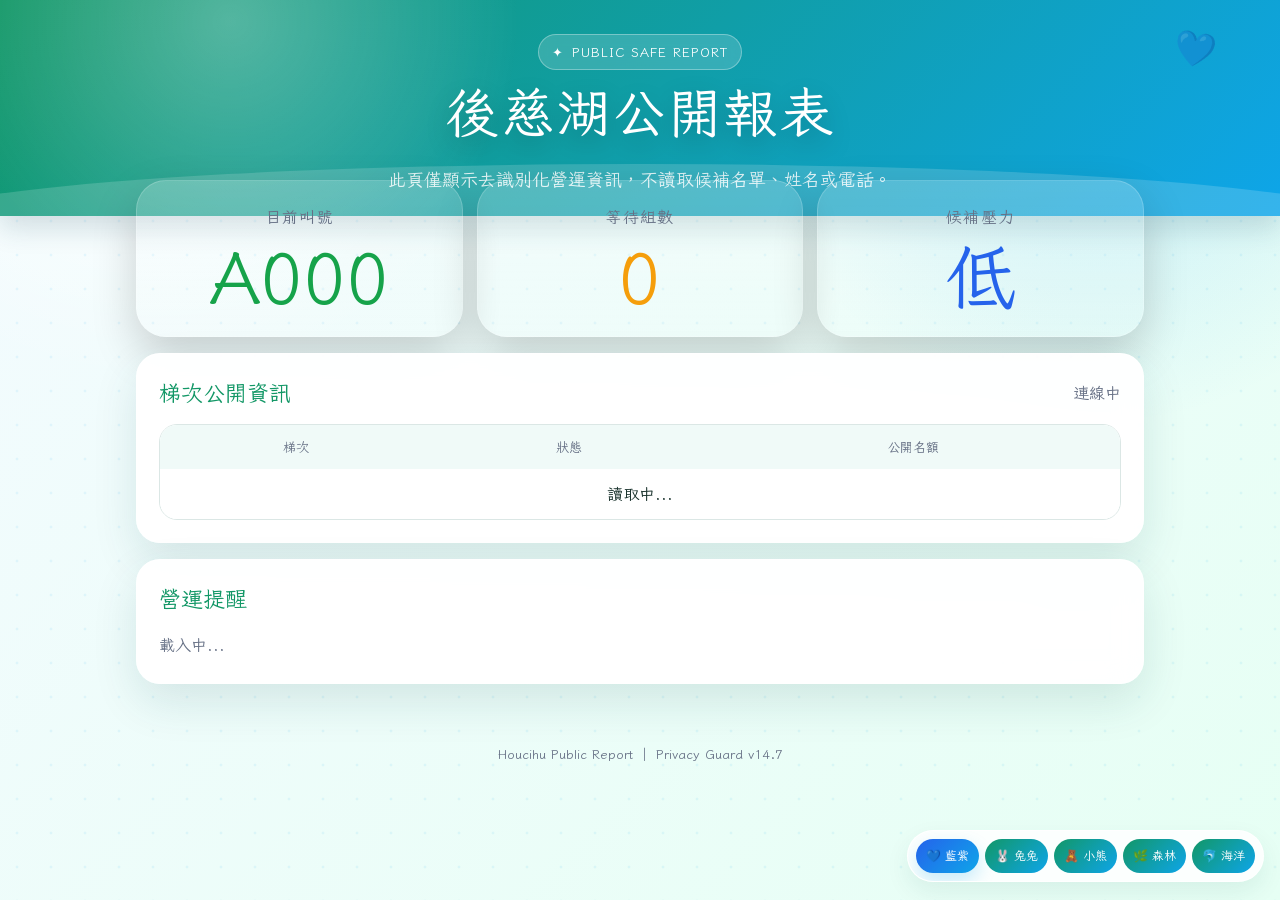
<file: report.html>
<!--
Houcihu Onsite Waitlist System
Report v14.7 Public Safe
Designed & Developed by Abbyluo
-->
<!DOCTYPE html>
<html lang="zh-Hant">
<head>
<meta charset="utf-8">
<meta name="author" content="Abbyluo">
<meta name="copyright" content="網站企劃、介面設計與程式整合 © 2026 Abbyluo">
<meta name="viewport" content="width=device-width,initial-scale=1,viewport-fit=cover">
<meta name="theme-color" content="#155f34">
<title>後慈湖｜公開報表</title>
<link rel="stylesheet" href="theme.css?v=14">
<style>
.report-title{text-align:center;padding:34px 16px 22px}.report-title h1{font-size:clamp(32px,7vw,54px);margin:0}.report-title p{color:rgba(255,255,255,.72);font-weight:800;line-height:1.7}.metric-grid{display:grid;grid-template-columns:repeat(3,1fr);gap:14px}.metric{border-radius:30px;padding:24px;background:linear-gradient(180deg,rgba(255,255,255,.16),rgba(255,255,255,.08));border:1px solid rgba(255,255,255,.18);box-shadow:0 18px 45px rgba(0,0,0,.18);text-align:center}.metric span{display:block;color:var(--muted);font-weight:900;letter-spacing:.08em}.metric b{display:block;margin-top:10px;font-size:clamp(38px,8vw,72px);line-height:1}.session-table{width:100%;border-collapse:collapse}.session-table th,.session-table td{padding:12px;border-bottom:1px solid rgba(255,255,255,.12);text-align:center;font-weight:850}.session-table th{color:var(--muted);font-size:13px}.note-box{line-height:1.9;font-weight:800;color:var(--muted)}@media(max-width:760px){.metric-grid{grid-template-columns:1fr}.metric{padding:18px}.session-table th,.session-table td{padding:9px 6px;font-size:14px}}
</style>
<link rel="preconnect" href="https://fonts.googleapis.com">
<link rel="preconnect" href="https://fonts.gstatic.com" crossorigin>
<link href="https://fonts.googleapis.com/css2?family=Iansui&display=swap" rel="stylesheet">
<style id="iansui-font-override">
html,body,button,button *,input,select,textarea,option,a,label,
[role="button"],.btn,.button,.nav,.chip,.tab,.key,.card{
  font-family:"Iansui","Noto Sans TC","Microsoft JhengHei",sans-serif !important;
  font-synthesis:none !important;
}
</style>
</head>
<body>
<header class="hero report-title"><div class="hero__kicker">PUBLIC SAFE REPORT</div><h1>後慈湖公開報表</h1><p>此頁僅顯示去識別化營運資訊，不讀取候補名單、姓名或電話。</p></header>
<main class="wrap">
  <section class="metric-grid">
    <div class="metric"><span>目前叫號</span><b id="currentNo" class="greenText">A000</b></div>
    <div class="metric"><span>等待組數</span><b id="waitingCount" class="orangeText">0</b></div>
    <div class="metric"><span>候補壓力</span><b id="pressureText" class="blueText">低</b></div>
  </section>

  <section class="card" style="margin-top:16px">
    <div class="section-title"><h2>梯次公開資訊</h2><span id="syncTime">連線中</span></div>
    <div class="table-wrap"><table class="session-table"><thead><tr><th>梯次</th><th>狀態</th><th>公開名額</th></tr></thead><tbody id="sessionBody"><tr><td colspan="3">讀取中...</td></tr></tbody></table></div>
  </section>

  <section class="card" style="margin-top:16px">
    <div class="section-title"><h2>營運提醒</h2></div>
    <div class="note-box" id="suggestBox">載入中...</div>
  </section>
</main>
<footer class="footer">Houcihu Public Report ｜ Privacy Guard v14.7</footer>
<script src="sheets.js?v=14.6"></script>
<script>
function esc(v){ return String(v ?? "").replace(/&/g,"&amp;").replace(/</g,"&lt;").replace(/>/g,"&gt;").replace(/"/g,"&quot;").replace(/'/g,"&#039;"); }
function openText(v){ return String(v).toLowerCase()==="true" || v === true ? "開放" : "未開放"; }
function renderSessions(rows){
  const body = document.getElementById("sessionBody");
  if(!Array.isArray(rows) || rows.length <= 1){ body.innerHTML = "<tr><td colspan='3'>尚無梯次資料</td></tr>"; return; }
  let html = "";
  for(let i=1;i<rows.length;i++){
    const no = rows[i][0] || "-";
    const open = openText(rows[i][1]);
    const cap = Number(rows[i][2] || 0);
    const cls = open === "開放" && cap > 0 ? "badge open" : "badge closed";
    html += `<tr><td>第 ${esc(no)} 梯</td><td><span class="${cls}">${open}</span></td><td>${cap}</td></tr>`;
  }
  body.innerHTML = html;
}
async function loadReport(){
  try{
    const data = await getPublicStatus();
    const waiting = Number(data.waitingCount || 0);
    document.getElementById("currentNo").innerText = data.currentNo || "A000";
    document.getElementById("waitingCount").innerText = waiting;
    let pressure = "低", suggest = "目前等待組數不高，維持一般叫號節奏即可。";
    if(waiting >= 5){ pressure = "中"; suggest = "候補量增加，請留意現場叫號與梯次餘額。"; }
    if(waiting >= 10){ pressure = "高"; suggest = "候補壓力偏高，建議工作人員加快補位並回報現場主管。"; }
    document.getElementById("pressureText").innerText = pressure;
    document.getElementById("pressureText").className = waiting >= 10 ? "redText" : waiting >= 5 ? "orangeText" : "greenText";
    document.getElementById("suggestBox").innerText = suggest;
    renderSessions(data.sessions);
    document.getElementById("syncTime").innerText = data.ok ? "最後同步 " + formatLocalTime() : "等待後端部署";
  }catch(e){
    console.warn(e);
    document.getElementById("syncTime").innerText = "連線中斷";
  }
}
loadReport();
autoSync(loadReport,5000);
</script>
</body>
</html>
</file>
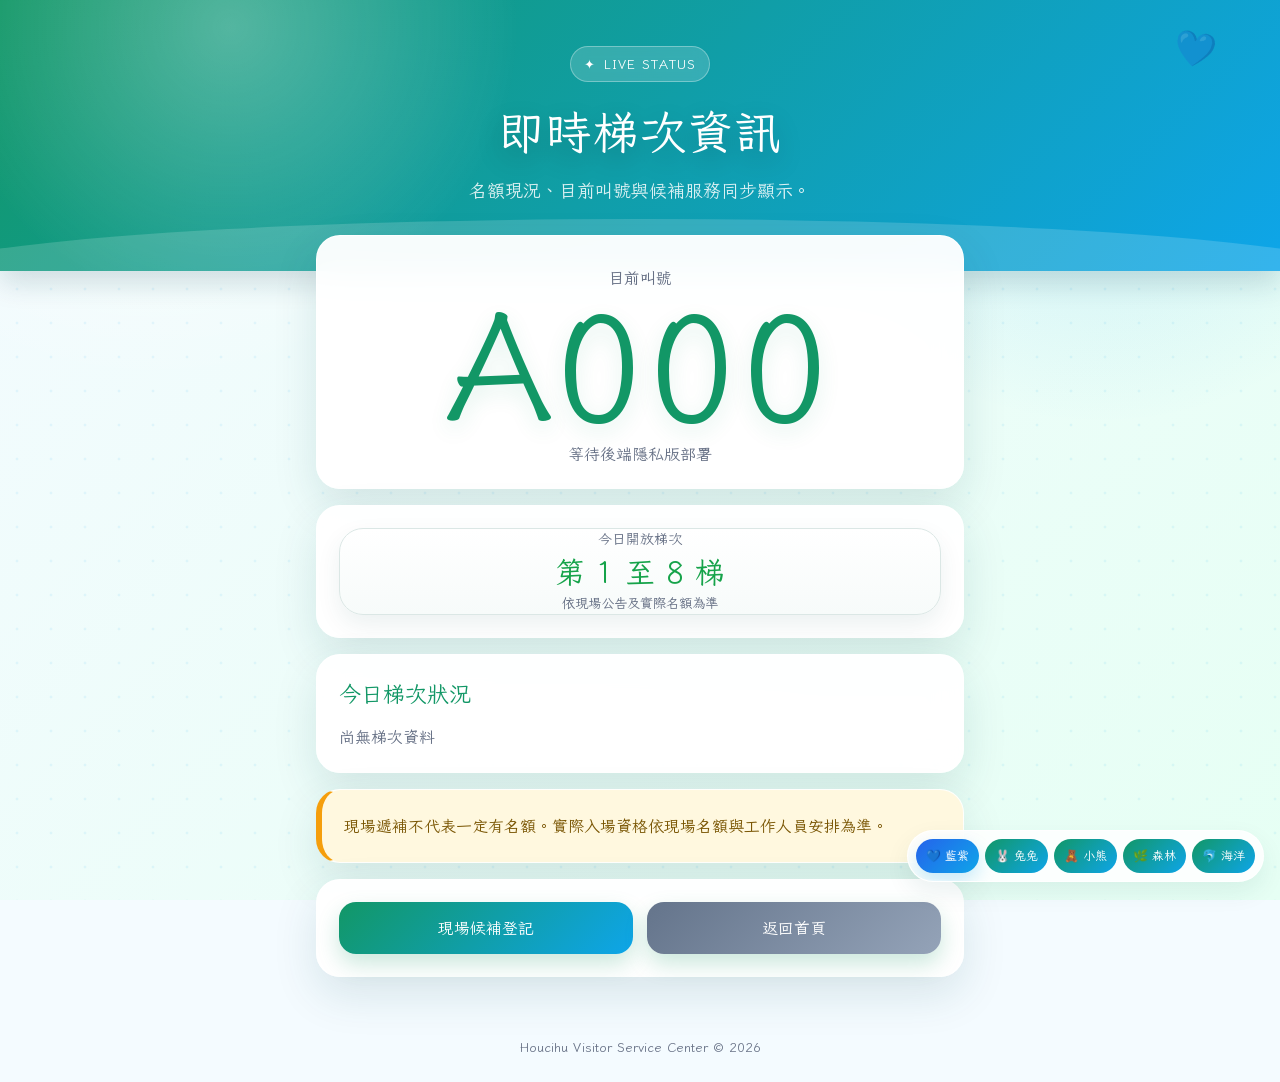
<file: status.html>
<!--
Houcihu Onsite Waitlist System
status.html v14.4 Onsite Capacity
Designed & Developed by Abbyluo
-->
<!DOCTYPE html>
<html lang="zh-Hant">
<head>
<meta charset="utf-8">
<meta name="author" content="Abbyluo">
<meta name="copyright" content="網站企劃、介面設計與程式整合 © 2026 Abbyluo">
<meta name="viewport" content="width=device-width,initial-scale=1,viewport-fit=cover">
<meta name="theme-color" content="#155f34">
<title>後慈湖｜即時梯次資訊</title>
<link rel="stylesheet" href="theme.css?v=14">
<link rel="preconnect" href="https://fonts.googleapis.com">
<link rel="preconnect" href="https://fonts.gstatic.com" crossorigin>
<link href="https://fonts.googleapis.com/css2?family=Iansui&display=swap" rel="stylesheet">
<style id="iansui-font-override">
html,body,button,button *,input,select,textarea,option,a,label,
[role="button"],.btn,.button,.nav,.chip,.tab,.key,.card{
  font-family:"Iansui","Noto Sans TC","Microsoft JhengHei",sans-serif !important;
  font-synthesis:none !important;
}
</style>
</head>
<body>
<header class="hero"><div class="hero__kicker">LIVE STATUS</div><h1>即時梯次資訊</h1><p>名額現況、目前叫號與候補服務同步顯示。</p></header>
<main class="wrap narrow">
  <section class="card"><div class="sub">目前叫號</div><div class="big-number" id="currentNo">A000</div><div class="sub" id="syncTime">資料同步中</div></section>
  <section class="card"><div class="kpi" style="min-height:auto;text-align:center"><span>今日開放梯次</span><b id="todayText" class="greenText" style="font-size:30px">載入中</b><small>依現場公告及實際名額為準</small></div></section>
  <section class="card"><div class="section-title"><h2>今日梯次狀況</h2></div><div class="grid auto" id="slotGrid">載入中...</div></section>
  <section class="card notice">現場遞補不代表一定有名額。實際入場資格依現場名額與工作人員安排為準。</section>
  <section class="card"><div class="grid two"><a class="btn block" href="checkin.html">現場候補登記</a><a class="btn block gray" href="visitor.html">返回首頁</a></div></section>
</main>
<footer class="footer">Houcihu Visitor Service Center © 2026</footer>
<script src="sheets.js?v=14.4"></script>
<script>
function setTodayText(){ const now = new Date(); const limit = new Date("2026-06-21T00:00:00+08:00"); document.getElementById("todayText").innerText = now < limit ? "第 1、3、5、7 梯" : "第 1 至 8 梯"; }
function getSessionCap(row){ const v = String(row?.[3] ?? "").trim(); return v !== "" ? Number(v || 0) : Number(row?.[2] || 0); }
function renderCurrent(current){
  const el = document.getElementById("currentNo");
  const no = current || "A000";
  if(el.innerText !== no){ el.classList.remove("flash"); void el.offsetWidth; el.classList.add("flash"); }
  el.innerText = no;
}
function renderSlots(sessions){
  const box = document.getElementById("slotGrid");
  if(!sessions || sessions.length <= 1){ box.innerHTML = `<div class="muted">尚無梯次資料</div>`; return; }
  let html = "";
  for(let i = 1; i < sessions.length; i++){
    const no = sessions[i][0]; const open = isOpenFlag(sessions[i][1]); const cap = getSessionCap(sessions[i]);
    let text = "未開放"; let cls = "grayText";
    if(open && cap <= 0){ text = "額滿"; cls = "redText"; }
    else if(open && cap <= 3){ text = `剩 ${cap} 位`; cls = "orangeText"; }
    else if(open){ text = `可遞補 ${cap} 位`; cls = "greenText"; }
    html += `<div class="slot-card"><h3>第 ${no} 梯</h3><div class="state ${cls}">${text}</div></div>`;
  }
  box.innerHTML = html;
}
async function refreshDisplay(){
  try{
    const data = await getPublicStatus();
    renderCurrent(data.currentNo);
    renderSlots(data.sessions);
    document.getElementById("syncTime").innerText = data.ok ? "最後同步 " + formatLocalTime() : "等待後端隱私版部署";
  }catch(error){ console.warn(error); document.getElementById("syncTime").innerText = "連線中斷"; }
}
setTodayText(); refreshDisplay(); autoSync(refreshDisplay,5000);
</script>
</body>
</html>
</file>
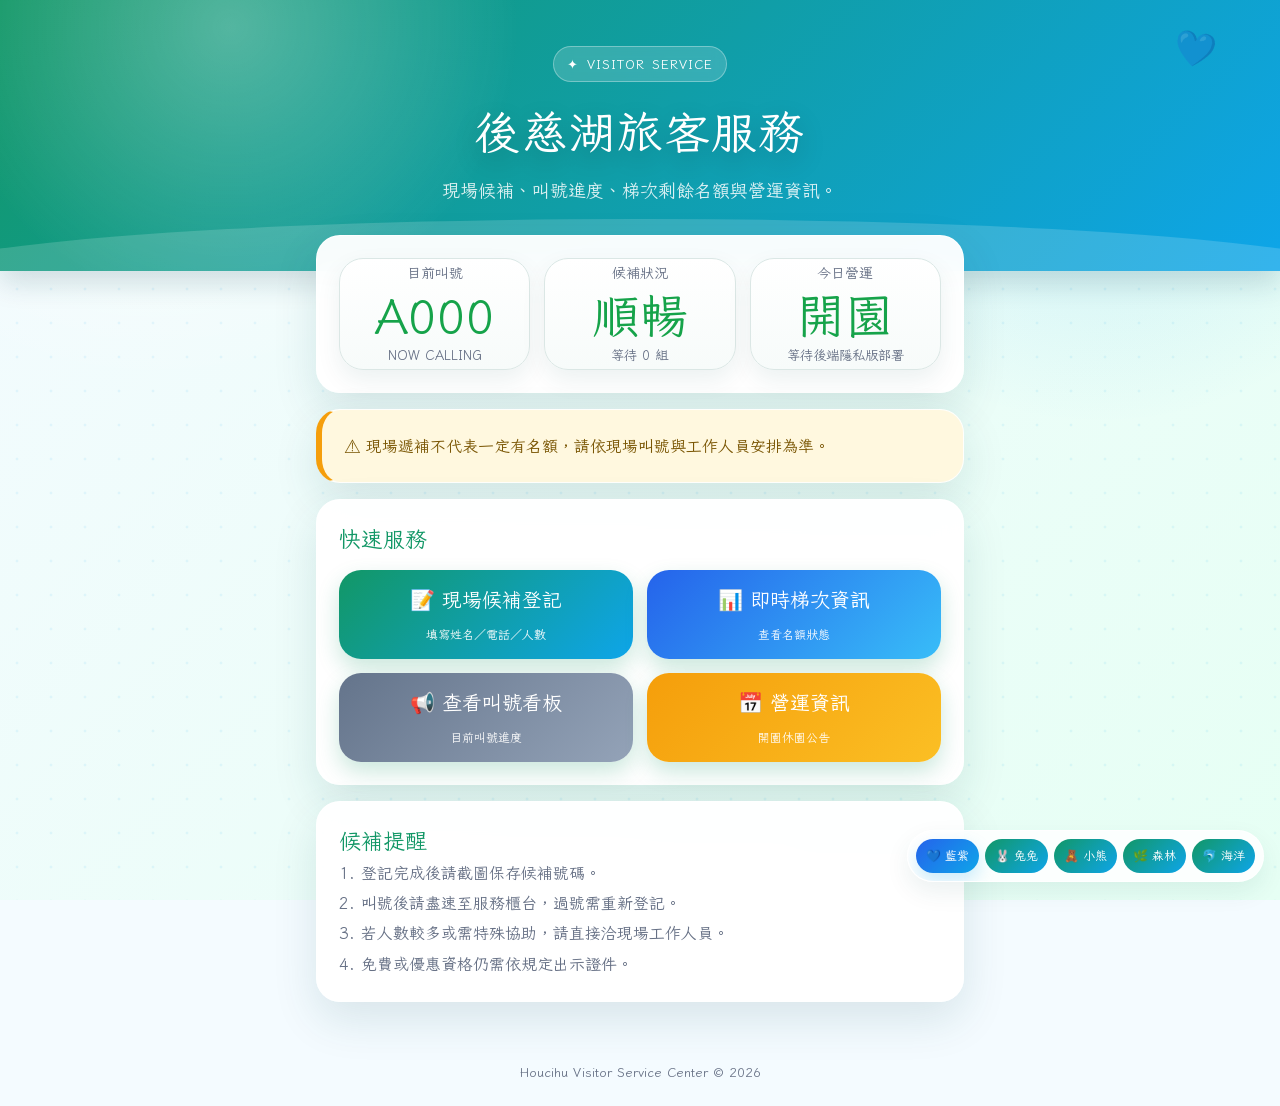
<file: visitor.html>
<!--
Houcihu Onsite Waitlist System
visitor.html v14.3 Privacy Guard
Designed & Developed by Abbyluo
-->
<!DOCTYPE html>
<html lang="zh-Hant">
<head>
<meta charset="utf-8">
<meta name="author" content="Abbyluo">
<meta name="copyright" content="網站企劃、介面設計與程式整合 © 2026 Abbyluo">
<meta name="viewport" content="width=device-width,initial-scale=1,viewport-fit=cover">
<meta name="theme-color" content="#155f34">
<title>後慈湖｜旅客服務首頁</title>
<link rel="stylesheet" href="theme.css?v=14">
<link rel="preconnect" href="https://fonts.googleapis.com">
<link rel="preconnect" href="https://fonts.gstatic.com" crossorigin>
<link href="https://fonts.googleapis.com/css2?family=Iansui&display=swap" rel="stylesheet">
<style id="iansui-font-override">
html,body,button,button *,input,select,textarea,option,a,label,
[role="button"],.btn,.button,.nav,.chip,.tab,.key,.card{
  font-family:"Iansui","Noto Sans TC","Microsoft JhengHei",sans-serif !important;
  font-synthesis:none !important;
}
</style>
</head>
<body>
<header class="hero"><div class="hero__kicker">VISITOR SERVICE</div><h1>後慈湖旅客服務</h1><p>現場候補、叫號進度、梯次剩餘名額與營運資訊。</p></header>
<main class="wrap narrow">
  <section class="card"><div class="grid three"><div class="kpi"><span>目前叫號</span><b id="nowNo" class="greenText">A000</b><small>NOW CALLING</small></div><div class="kpi"><span>候補狀況</span><b id="queueStatus" class="greenText">順暢</b><small id="queueCount">等待 0 組</small></div><div class="kpi"><span>今日營運</span><b id="todayOpen" class="greenText">開園</b><small id="syncTime">連線中</small></div></div></section>
  <section class="card notice">⚠️ 現場遞補不代表一定有名額，請依現場叫號與工作人員安排為準。</section>
  <section class="card"><div class="section-title"><h2>快速服務</h2></div><div class="grid two"><a class="btn big" href="checkin.html">📝 現場候補登記<small>填寫姓名／電話／人數</small></a><a class="btn big blue" href="status.html">📊 即時梯次資訊<small>查看名額狀態</small></a><a class="btn big gray" href="screen.html">📢 查看叫號看板<small>目前叫號進度</small></a><a class="btn big orange" href="calendar.html">📅 營運資訊<small>開園休園公告</small></a></div></section>
  <section class="card"><h2 class="section-title">候補提醒</h2><div class="muted" style="line-height:1.9;font-weight:750">1. 登記完成後請截圖保存候補號碼。<br>2. 叫號後請盡速至服務櫃台，過號需重新登記。<br>3. 若人數較多或需特殊協助，請直接洽現場工作人員。<br>4. 免費或優惠資格仍需依規定出示證件。</div></section>
</main>
<footer class="footer">Houcihu Visitor Service Center © 2026</footer>
<script src="sheets.js?v=14.3"></script>
<script>
function setTodayStatus(){ const isTuesday = new Date().getDay() === 2; const el = document.getElementById("todayOpen"); el.innerText = isTuesday ? "休園" : "開園"; el.className = isTuesday ? "redText" : "greenText"; }
function queueText(n){ if(n <= 3) return ["順暢","greenText"]; if(n <= 7) return ["普通","orangeText"]; return ["較滿","redText"]; }
async function refreshHome(){
  try{
    const data = await getPublicStatus();
    const now = data.currentNo || "A000";
    const waiting = Number(data.waitingCount || 0);
    const nowBox = document.getElementById("nowNo");
    if(nowBox.innerText !== now){ nowBox.classList.remove("flash"); void nowBox.offsetWidth; nowBox.classList.add("flash"); }
    nowBox.innerText = now;
    const [text, cls] = queueText(waiting);
    const q = document.getElementById("queueStatus"); q.innerText = text; q.className = cls;
    document.getElementById("queueCount").innerText = `等待 ${waiting} 組`;
    document.getElementById("syncTime").innerText = data.ok ? "最後同步 " + formatLocalTime() : "等待後端隱私版部署";
  }catch(error){ console.warn(error); document.getElementById("syncTime").innerText = "連線中斷"; }
}
setTodayStatus(); refreshHome(); autoSync(refreshHome,3000);
</script>
</body>
</html>
</file>
<file: theme.css>
/*
Houcihu Onsite Waitlist System
Unified visual system v16 Clean Field Pro
Designed & Developed by Abby Luo
*/
:root{
  --forest:#129766;
  --forest-2:#0ea5e9;
  --forest-3:#e8fff5;
  --lake:#2563eb;
  --sun:#f59e0b;
  --danger:#e11d48;
  --ink:#17302a;
  --muted:#667085;
  --line:#dbe7e5;
  --paper:#ffffff;
  --bg-1:#f4fbff;
  --bg-2:#e6fff4;
  --soft:#f7fbfa;
  --success:#16a34a;
  --success-2:#15803d;
  --warning:#f59e0b;
  --orange:#f59e0b;
  --pink:#ec4899;
  --shadow:0 18px 45px rgba(15,74,80,.12);
  --shadow-soft:0 10px 24px rgba(15,74,80,.08);
  --radius:24px;
  --radius-sm:16px;
  --safe-bottom:env(safe-area-inset-bottom,0px);
}
body[data-theme="bunny"]{--forest:#ec4899;--forest-2:#fb7185;--lake:#a855f7;--sun:#f59e0b;--danger:#e11d48;--bg-1:#fff5fb;--bg-2:#ffe7f3;--forest-3:#fff0f8;--line:#f9cfe2;--success:#16a34a;--success-2:#15803d;--pink:#fb7185}
body[data-theme="bear"]{--forest:#b7791f;--forest-2:#f59e0b;--lake:#d97706;--sun:#ca8a04;--danger:#e11d48;--bg-1:#fff8e6;--bg-2:#ffefd0;--forest-3:#fff4d6;--line:#f4d59b;--success:#16a34a;--success-2:#15803d;--pink:#fb7185}
body[data-theme="forest"]{--forest:#15803d;--forest-2:#22c55e;--lake:#0f766e;--sun:#ca8a04;--danger:#dc2626;--bg-1:#f0fff4;--bg-2:#dcfce7;--forest-3:#ecfdf5;--line:#bbf7d0;--success:#15803d;--success-2:#166534;--pink:#2dd4bf}
body[data-theme="ocean"]{--forest:#0284c7;--forest-2:#06b6d4;--lake:#2563eb;--sun:#d97706;--danger:#e11d48;--bg-1:#effaff;--bg-2:#dff7ff;--forest-3:#e0f7ff;--line:#bae6fd;--success:#0f766e;--success-2:#0d9488;--pink:#38bdf8}
*{box-sizing:border-box;-webkit-tap-highlight-color:transparent}
html{font-size:16px;scroll-behavior:smooth;background:var(--bg-1)}
body{margin:0;min-height:100vh;font-family:-apple-system,BlinkMacSystemFont,"Segoe UI","Noto Sans TC","Microsoft JhengHei",sans-serif;color:var(--ink);background:radial-gradient(circle at 12% 0%,rgba(255,255,255,.95),rgba(255,255,255,0) 24rem),radial-gradient(circle at 86% 8%,color-mix(in srgb,var(--forest-2) 18%,transparent),transparent 22rem),linear-gradient(135deg,var(--bg-1),var(--bg-2));background-attachment:fixed;line-height:1.55;overflow-x:hidden}
body:before{content:"";position:fixed;inset:0;pointer-events:none;opacity:.16;background-image:radial-gradient(circle,color-mix(in srgb,var(--forest-2) 50%,transparent) 1px,transparent 1.7px);background-size:34px 34px;z-index:0}
a{color:inherit}button,input,select{font:inherit}button{touch-action:manipulation}
.hero{position:relative;overflow:hidden;color:#fff;text-align:center;padding:46px 18px 66px;background:radial-gradient(circle at 18% 10%,rgba(255,255,255,.28),transparent 18rem),linear-gradient(135deg,var(--forest),var(--forest-2));box-shadow:0 12px 26px rgba(15,64,80,.16)}
.hero:after{content:"💙";position:absolute;right:clamp(18px,5vw,70px);top:22px;font-size:34px;opacity:.38;transform:rotate(10deg)}
.hero:before{content:"";position:absolute;inset:auto -8% -68px -8%;height:120px;background:rgba(255,255,255,.16);border-radius:50% 50% 0 0}
.hero__kicker{position:relative;display:inline-flex;align-items:center;gap:8px;padding:7px 13px;border:1px solid rgba(255,255,255,.32);border-radius:999px;background:rgba(255,255,255,.16);font-size:13px;font-weight:950;letter-spacing:.08em;backdrop-filter:blur(8px);z-index:1}.hero__kicker:before{content:"✦"}
.hero h1{position:relative;margin:14px 0 0;font-size:clamp(28px,5vw,46px);font-weight:950;letter-spacing:.03em;z-index:1;text-shadow:0 10px 28px rgba(0,0,0,.22)}
.hero p{position:relative;margin:10px auto 0;max-width:760px;font-size:clamp(15px,2.2vw,18px);opacity:.94;z-index:1;color:rgba(255,255,255,.9)!important}
.wrap{width:min(1040px,100%);margin:-36px auto 0;padding:0 16px 32px;position:relative;z-index:2}.wrap.narrow{width:min(680px,100%)}
.card{background:rgba(255,255,255,.96);border:1px solid rgba(255,255,255,.9);border-radius:var(--radius);padding:22px;margin-bottom:16px;box-shadow:var(--shadow);backdrop-filter:blur(14px);color:var(--ink)}.card.compact{padding:16px;border-radius:20px}
.section-title{display:flex;align-items:center;justify-content:space-between;gap:12px;margin:0 0 14px}.section-title h2,h2.section-title{margin:0;color:var(--forest);font-size:22px;font-weight:950}.section-title span{color:var(--muted);font-weight:900}.muted{color:var(--muted)}
.notice{border-left:6px solid var(--sun);background:#fff8df;color:#7a5604;font-weight:850;line-height:1.75}.notice.danger{border-left-color:var(--danger);background:#fff1f3;color:#8d1231}
.grid{display:grid;gap:14px}.grid.two{grid-template-columns:repeat(2,minmax(0,1fr))}.grid.three{grid-template-columns:repeat(3,minmax(0,1fr))}.grid.four{grid-template-columns:repeat(4,minmax(0,1fr))}.grid.auto{grid-template-columns:repeat(auto-fit,minmax(190px,1fr))}
.kpi{display:flex;flex-direction:column;gap:6px;min-height:112px;justify-content:center;text-align:center;background:linear-gradient(180deg,#fff,var(--soft));border:1px solid var(--line);box-shadow:var(--shadow-soft);border-radius:24px}.kpi span{color:var(--muted);font-weight:850;font-size:14px}.kpi b{font-size:clamp(30px,6vw,48px);font-weight:950;line-height:1}.kpi small{color:var(--muted);font-weight:750}
.big-number{font-size:clamp(62px,15vw,150px);font-weight:950;line-height:.95;text-align:center;color:var(--forest);letter-spacing:.02em;font-variant-numeric:tabular-nums;text-shadow:0 8px 22px rgba(18,151,102,.12)}.big-number.flash{animation:pulse .7s ease}.sub{text-align:center;color:var(--muted);font-weight:850;margin-top:8px}
.btn,button.btn,button{display:inline-flex;align-items:center;justify-content:center;gap:8px;min-height:52px;border:0;border-radius:17px;padding:14px 18px;color:#fff!important;-webkit-text-fill-color:#fff;background:linear-gradient(135deg,var(--forest),var(--forest-2));font-weight:950;text-decoration:none;cursor:pointer;box-shadow:0 10px 22px color-mix(in srgb,var(--forest) 22%,transparent);transition:transform .14s ease,opacity .14s ease,box-shadow .14s ease}.btn:active,button:active{transform:translateY(1px) scale(.985);box-shadow:0 6px 14px rgba(15,64,80,.16)}button:disabled,.btn.disabled{opacity:.62;cursor:not-allowed}.btn.block,button.block{width:100%;display:flex}.btn.big,button.big{min-height:86px;font-size:20px;border-radius:22px;flex-direction:column}.btn small{display:block;font-size:12px;font-weight:750;opacity:.92;margin-top:3px}.blue{background:linear-gradient(135deg,#2563eb,#38bdf8)!important}.orange{background:linear-gradient(135deg,#f59e0b,#fbbf24)!important}.red{background:linear-gradient(135deg,#e11d48,#fb7185)!important}.gray{background:linear-gradient(135deg,#64748b,#94a3b8)!important}
.field{margin:16px 0 0}.field label{display:block;margin-bottom:7px;color:var(--forest);font-weight:950}.field input,.field select,.searchbox input{width:100%;min-height:54px;border:1px solid var(--line);border-radius:16px;background:#fff;color:var(--ink);padding:13px 15px;font-size:16px;outline:none;transition:border-color .16s ease,box-shadow .16s ease}.field input::placeholder,.searchbox input::placeholder{color:#9aa6a4}.field input:focus,.field select:focus,.searchbox input:focus{border-color:var(--forest-2);box-shadow:0 0 0 4px color-mix(in srgb,var(--forest-2) 14%,transparent)}
.choice-box{display:grid;gap:10px;margin-top:14px;padding:14px;border:1px solid var(--line);border-radius:18px;background:var(--soft)}.choice-box label{display:flex;gap:10px;align-items:flex-start;font-weight:850;color:var(--ink)}.choice-box input{width:auto;margin-top:5px}
.table-wrap{overflow:auto;border-radius:18px;border:1px solid var(--line)}table{width:100%;border-collapse:collapse;background:#fff;min-width:760px;color:var(--ink)}th,td{padding:12px;border-bottom:1px solid var(--line);text-align:center;vertical-align:middle}th{background:#f0faf8;color:var(--forest);font-weight:950;position:sticky;top:0}tr:last-child td{border-bottom:0}.row-actions{display:flex;gap:8px;justify-content:center;flex-wrap:wrap}.smallbtn{min-height:38px;padding:8px 12px;border-radius:12px;font-size:14px;box-shadow:none}
.badge{display:inline-flex;align-items:center;justify-content:center;padding:6px 11px;border-radius:999px;font-size:13px;font-weight:950}.badge.waiting{background:#fff4cf;color:#8a6500}.badge.called{background:#e5efff;color:#245ec4}.badge.done,.badge.open{background:#e2f7e8;color:#19733c}.badge.cancel,.badge.closed{background:#ffe3e3;color:#b52222}
.slot-card{border:1px solid var(--line);background:#fbfffc;border-radius:20px;padding:17px;text-align:center;color:var(--ink)}.slot-card h3{margin:0 0 8px;font-size:22px;font-weight:950}.slot-card .state{font-size:24px;font-weight:950}.greenText{color:var(--success)!important}.blueText{color:var(--lake)!important}.orangeText{color:var(--sun)!important}.redText{color:var(--danger)!important}.grayText{color:var(--muted)!important}
.mobile-list{display:grid;gap:10px}.list-item{display:flex;justify-content:space-between;gap:12px;align-items:center;border:1px solid var(--line);background:#fff;border-radius:18px;padding:14px;box-shadow:var(--shadow-soft)}.list-no{font-size:27px;font-weight:950;color:var(--forest)}.list-meta{font-size:14px;color:var(--muted);font-weight:750;margin-top:3px}.footer{text-align:center;color:var(--muted);font-size:13px;padding:12px 16px calc(24px + var(--safe-bottom));position:relative;z-index:2}
.topbar{display:flex;justify-content:space-between;gap:14px;align-items:flex-start;flex-wrap:wrap}.topbar h1{margin:0;font-size:clamp(28px,4vw,38px);font-weight:950}.searchbox{flex:1;min-width:230px}.side-layout{display:grid;grid-template-columns:260px 1fr;min-height:100vh;position:relative;z-index:1}.sidebar{background:linear-gradient(180deg,var(--forest),var(--forest-2));color:#fff;padding:24px;position:sticky;top:0;height:100vh;box-shadow:0 18px 48px rgba(15,64,80,.18)}.brand{font-size:27px;font-weight:950;line-height:1.25}.brand small{display:block;margin-top:8px;font-size:13px;opacity:.9}.menu{display:grid;gap:10px;margin-top:24px}.menu a{padding:13px 14px;border-radius:15px;background:rgba(255,255,255,.16);color:#fff;text-decoration:none;font-weight:900;border:1px solid rgba(255,255,255,.16)}.main{padding:20px;position:relative;z-index:1}
.calendar{display:grid;grid-template-columns:repeat(7,1fr);gap:8px}.dayname,.day{text-align:center;border-radius:14px;padding:10px 6px}.dayname{background:#f3faf5;color:var(--muted);font-weight:950}.day{min-height:66px;border:1px solid var(--line);display:flex;align-items:center;justify-content:center;flex-direction:column;font-weight:900;background:#fff;color:var(--ink)}.day.today{border:2px solid var(--forest);background:#f1fff5}.day.close{background:#fff1f1;color:var(--danger);border-color:#ffd2d2}.day .note{font-size:12px;margin-top:3px;font-weight:950}
.toast{position:fixed;left:50%;bottom:calc(20px + var(--safe-bottom));transform:translateX(-50%);z-index:9999;padding:12px 16px;border-radius:999px;background:#172617;color:#fff;font-weight:900;box-shadow:var(--shadow);opacity:0;pointer-events:none;transition:.2s}.toast.show{opacity:1;bottom:calc(28px + var(--safe-bottom))}
.theme-switcher{position:fixed;right:16px;bottom:calc(18px + var(--safe-bottom));z-index:9998;display:flex;gap:6px;max-width:min(92vw,430px);overflow-x:auto;padding:8px;border:1px solid rgba(255,255,255,.85);border-radius:999px;background:rgba(255,255,255,.86);backdrop-filter:blur(16px);box-shadow:var(--shadow-soft)}.theme-switcher button{min-height:34px;padding:7px 10px;border-radius:999px;font-size:12px;white-space:nowrap;background:linear-gradient(135deg,var(--forest),var(--forest-2));box-shadow:none}.theme-switcher button.active{background:linear-gradient(135deg,var(--lake),var(--forest-2));box-shadow:0 8px 18px color-mix(in srgb,var(--forest-2) 22%,transparent)}
@keyframes pulse{0%{transform:scale(1)}50%{transform:scale(1.055)}100%{transform:scale(1)}}
@media(max-width:900px){.side-layout{grid-template-columns:1fr}.sidebar{position:relative;height:auto}.menu{grid-template-columns:repeat(2,minmax(0,1fr))}.main{padding:16px}.grid.four,.grid.three{grid-template-columns:repeat(2,minmax(0,1fr))}.wrap{padding-left:14px;padding-right:14px}.theme-switcher{right:10px;left:10px;bottom:calc(10px + var(--safe-bottom));justify-content:flex-start}}
@media(max-width:620px){.hero{padding:34px 14px 58px}.wrap{margin-top:-30px}.card{padding:18px;border-radius:22px}.grid.two,.grid.three,.grid.four,.grid.auto{grid-template-columns:1fr}.btn.big,button.big{min-height:76px}.table-wrap{border-radius:14px}.list-item{align-items:flex-start;flex-direction:column}.row-actions{width:100%;display:grid;grid-template-columns:1fr 1fr}.smallbtn{width:100%}.calendar{gap:5px}.dayname,.day{font-size:13px;padding:8px 3px}.day{min-height:55px}.hero h1{font-size:28px}.theme-switcher{display:none}}


/* IANSUI GLOBAL FONT OVERRIDE */
    html,body,button,button *,input,select,textarea,option,a,label,[role="button"],.btn,.button,.nav,.chip,.tab,.key,.card{
      font-family:"Iansui","Noto Sans TC","Microsoft JhengHei",sans-serif !important;
      font-synthesis:none !important;
    }
</file>
<file: style.css>
/* Houcihu Onsite Waitlist System 
v10.1 Final Stability Patch
*/


:root {
    --green: #1f7a3f;
    --green2: #3e8b55;
    --blue: #2c69c9;
    --gray: #666;
    --orange: #d98b00;
    --red: #d33;
    --bg1: #eef6ef;
    --bg2: #dfeee2;
    --card: #ffffff;
    --text: #1f2d1f;
    --muted: #666;
    --line: #e9ece9;
    --shadow: 0 12px 28px rgba(0,0,0,.08);
    --shadow-hover: 0 18px 34px rgba(0,0,0,.12);
    --radius: 24px;
    --radius-sm: 16px;
}

* {
    box-sizing: border-box;
    /* 修正手機點擊閃爍 */
    -webkit-tap-highlight-color: transparent;
}

html {
    scroll-behavior: smooth;
}

body {
    margin: 0;
    font-family: -apple-system, BlinkMacSystemFont, "Segoe UI", "Microsoft JhengHei", sans-serif;
    background: linear-gradient(135deg, var(--bg1), var(--bg2));
    background-attachment: fixed; /* 讓漸層背景固定，滾動時更平滑 */
    color: var(--text);
    -webkit-font-smoothing: antialiased;
    line-height: 1.5;
}

/* 讓按鈕在手機上有「按下去」的感覺 */
.btn:active, button:active {
    transform: scale(0.96) !important;
    opacity: 0.9;
}

/* 修正表格在小螢幕的容器 */
.table-responsive {
    width: 100%;
    overflow-x: auto;
    -webkit-overflow-scrolling: touch;
    border-radius: var(--radius-sm);
    margin-bottom: 10px;
}

/* 繼承你原本的所有樣式... (此處省略你原本的 .hero, .card, .grid 等) */

/* 你原本的表格樣式稍微加強：防止文字換行太醜 */
th, td {
    padding: 12px;
    border-bottom: 1px solid var(--line);
    text-align: center;
    font-size: 15px;
    white-space: nowrap; /* 防止手機版標題斷行 */
}

/* 針對管理後台的「狀態標籤」加強辨識度 */
.wait { color: var(--orange); font-weight: bold; }
.called { color: var(--blue); font-weight: bold; }
.done { color: var(--green); font-weight: bold; }
.cancel { color: var(--red); font-weight: bold; }

/* 你原本的 Media Query */
@media(max-width:768px){
    /* 原有設定保持不變 */
    .hero h1, header h1 { font-size: 28px; }
    .card { padding: 18px; }
}


/* IANSUI GLOBAL FONT OVERRIDE */
    html,body,button,button *,input,select,textarea,option,a,label,[role="button"],.btn,.button,.nav,.chip,.tab,.key,.card{
      font-family:"Iansui","Noto Sans TC","Microsoft JhengHei",sans-serif !important;
      font-synthesis:none !important;
    }
</file>
